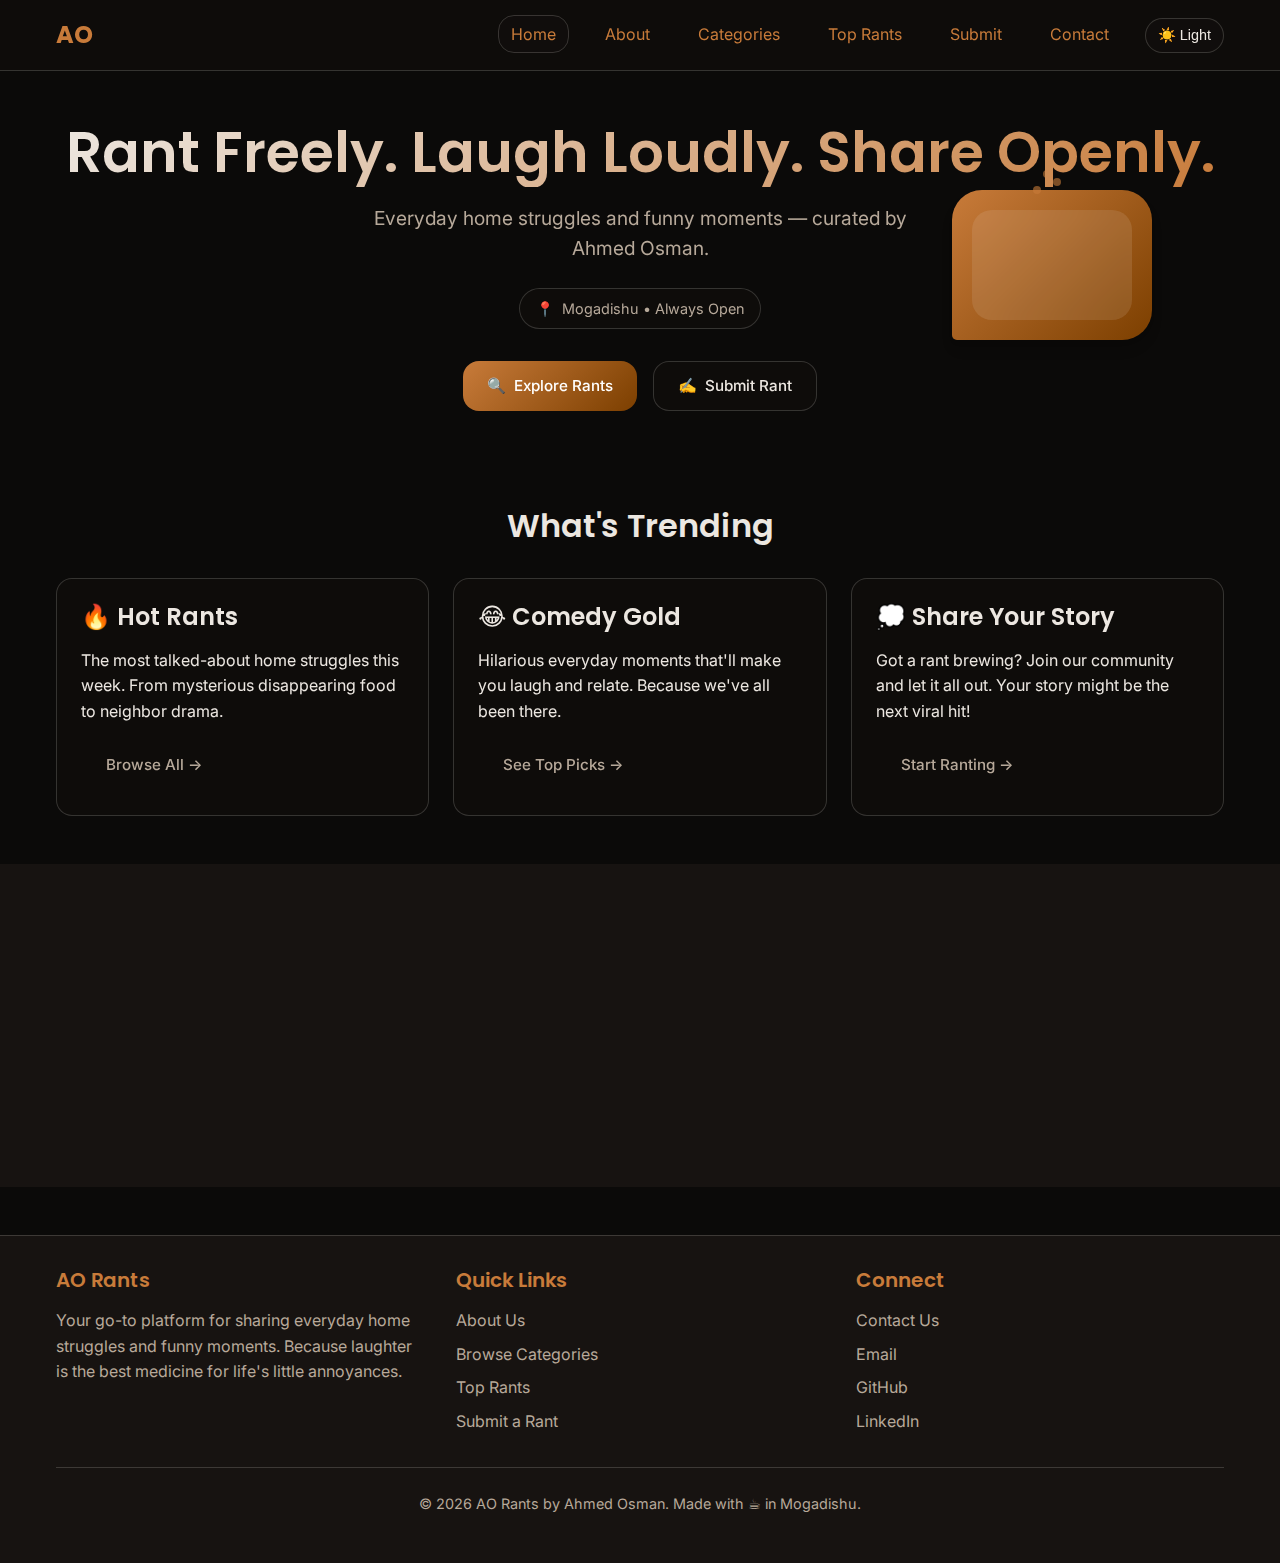
<file: index.html>
<!DOCTYPE html>
<html lang="en">
<head>
    <meta charset="UTF-8">
    <meta name="viewport" content="width=device-width, initial-scale=1.0">
    <title>AO Rants - Home Ranting Platform</title>
    <meta name="description" content="Rant freely, laugh loudly, share openly. Everyday home struggles and funny moments curated by Ahmed Osman.">
    <link rel="stylesheet" href="style.css">
    <link rel="preconnect" href="https://fonts.googleapis.com">
    <link rel="preconnect" href="https://fonts.gstatic.com" crossorigin>
    <link href="https://fonts.googleapis.com/css2?family=Inter:wght@400;500;600&family=Poppins:wght@400;600;700&display=swap" rel="stylesheet">
</head>
<body>
    <!-- Navigation -->
    <nav class="navbar">
        <div class="container">
            <div class="nav-container">
                <a href="index.html" class="logo">AO</a>
                
                <ul class="nav-links">
                    <li><a href="index.html">Home</a></li>
                    <li><a href="about.html">About</a></li>
                    <li><a href="categories.html">Categories</a></li>
                    <li><a href="top-rants.html">Top Rants</a></li>
                    <li><a href="submit.html">Submit</a></li>
                    <li><a href="contact.html">Contact</a></li>
                    <li><button class="theme-toggle" aria-label="Toggle theme">🌙 Dark</button></li>
                </ul>
                
                <button class="mobile-menu-toggle" aria-label="Toggle mobile menu" aria-expanded="false">
                    ☰
                </button>
            </div>
        </div>
    </nav>

    <!-- Hero Section -->
    <section class="hero">
        <div class="container">
            <div class="hero-content">
                <h1>Rant Freely. Laugh Loudly. Share Openly.</h1>
                <p class="hero-subtitle">
                    Everyday home struggles and funny moments — curated by Ahmed Osman.
                </p>
                
                <div class="location-chip">
                    <span>📍</span>
                    <span>Mogadishu • Always Open</span>
                </div>
                
                <div class="hero-ctas">
                    <a href="categories.html" class="btn btn-primary">
                        <span>🔍</span>
                        Explore Rants
                    </a>
                    <a href="submit.html" class="btn btn-secondary">
                        <span>✍️</span>
                        Submit Rant
                    </a>
                </div>
            </div>
        </div>
        
        <!-- 3D Chat Bubble -->
        <div class="chat-bubble-container">
            <div class="chat-bubble">
                <div class="steam">
                    <div class="steam-bubble"></div>
                    <div class="steam-bubble"></div>
                    <div class="steam-bubble"></div>
                </div>
            </div>
        </div>
    </section>

    <!-- Featured Section -->
    <section class="section">
        <div class="container">
            <h2 style="text-align: center; margin-bottom: 2rem;">What's Trending</h2>
            <div class="card-grid">
                <div class="card">
                    <h3>🔥 Hot Rants</h3>
                    <p>The most talked-about home struggles this week. From mysterious disappearing food to neighbor drama.</p>
                    <a href="categories.html" class="btn btn-ghost">Browse All →</a>
                </div>
                
                <div class="card">
                    <h3>😂 Comedy Gold</h3>
                    <p>Hilarious everyday moments that'll make you laugh and relate. Because we've all been there.</p>
                    <a href="top-rants.html" class="btn btn-ghost">See Top Picks →</a>
                </div>
                
                <div class="card">
                    <h3>💭 Share Your Story</h3>
                    <p>Got a rant brewing? Join our community and let it all out. Your story might be the next viral hit!</p>
                    <a href="submit.html" class="btn btn-ghost">Start Ranting →</a>
                </div>
            </div>
        </div>
    </section>

    <!-- Quick Stats -->
    <section class="section" style="background: var(--bg-surface);">
        <div class="container">
            <div class="stats-grid">
                <div class="stat-card">
                    <span class="stat-number">100+</span>
                    <span class="stat-label">Rants Shared</span>
                </div>
                <div class="stat-card">
                    <span class="stat-number">10+</span>
                    <span class="stat-label">Categories</span>
                </div>
                <div class="stat-card">
                    <span class="stat-number">24/7</span>
                    <span class="stat-label">Fun Guaranteed</span>
                </div>
            </div>
        </div>
    </section>

    <!-- Queue Toggle Button (Hidden by default) -->
    <button class="queue-toggle" style="display: none;" aria-label="Open rant queue">
        <span>📋</span>
        <span class="queue-count">0</span>
    </button>

    <!-- Queue Panel -->
    <div class="queue-panel">
        <div class="queue-header">
            <h3>Rant Queue</h3>
            <button class="queue-close" aria-label="Close queue panel">×</button>
        </div>
        <div class="queue-items">
            <p style="color: var(--text-muted);">No rants in queue yet.</p>
        </div>
    </div>

    <!-- Footer -->
    <footer class="footer">
        <div class="container">
            <div class="footer-content">
                <div class="footer-section">
                    <h4>AO Rants</h4>
                    <p style="color: var(--text-muted);">
                        Your go-to platform for sharing everyday home struggles and funny moments. 
                        Because laughter is the best medicine for life's little annoyances.
                    </p>
                </div>
                
                <div class="footer-section">
                    <h4>Quick Links</h4>
                    <ul class="footer-links">
                        <li><a href="about.html">About Us</a></li>
                        <li><a href="categories.html">Browse Categories</a></li>
                        <li><a href="top-rants.html">Top Rants</a></li>
                        <li><a href="submit.html">Submit a Rant</a></li>
                    </ul>
                </div>
                
                <div class="footer-section">
                    <h4>Connect</h4>
                    <ul class="footer-links">
                        <li><a href="contact.html">Contact Us</a></li>
                        <li><a href="mailto:ahmed@aorants.com">Email</a></li>
                        <li><a href="#" aria-label="GitHub">GitHub</a></li>
                        <li><a href="#" aria-label="LinkedIn">LinkedIn</a></li>
                    </ul>
                </div>
            </div>
            
            <div class="footer-bottom">
                <p>&copy; <span class="current-year">2025</span> AO Rants by Ahmed Osman. Made with ☕ in Mogadishu.</p>
            </div>
        </div>
    </footer>

    <script src="script.js"></script>
</body>
</html>
</file>
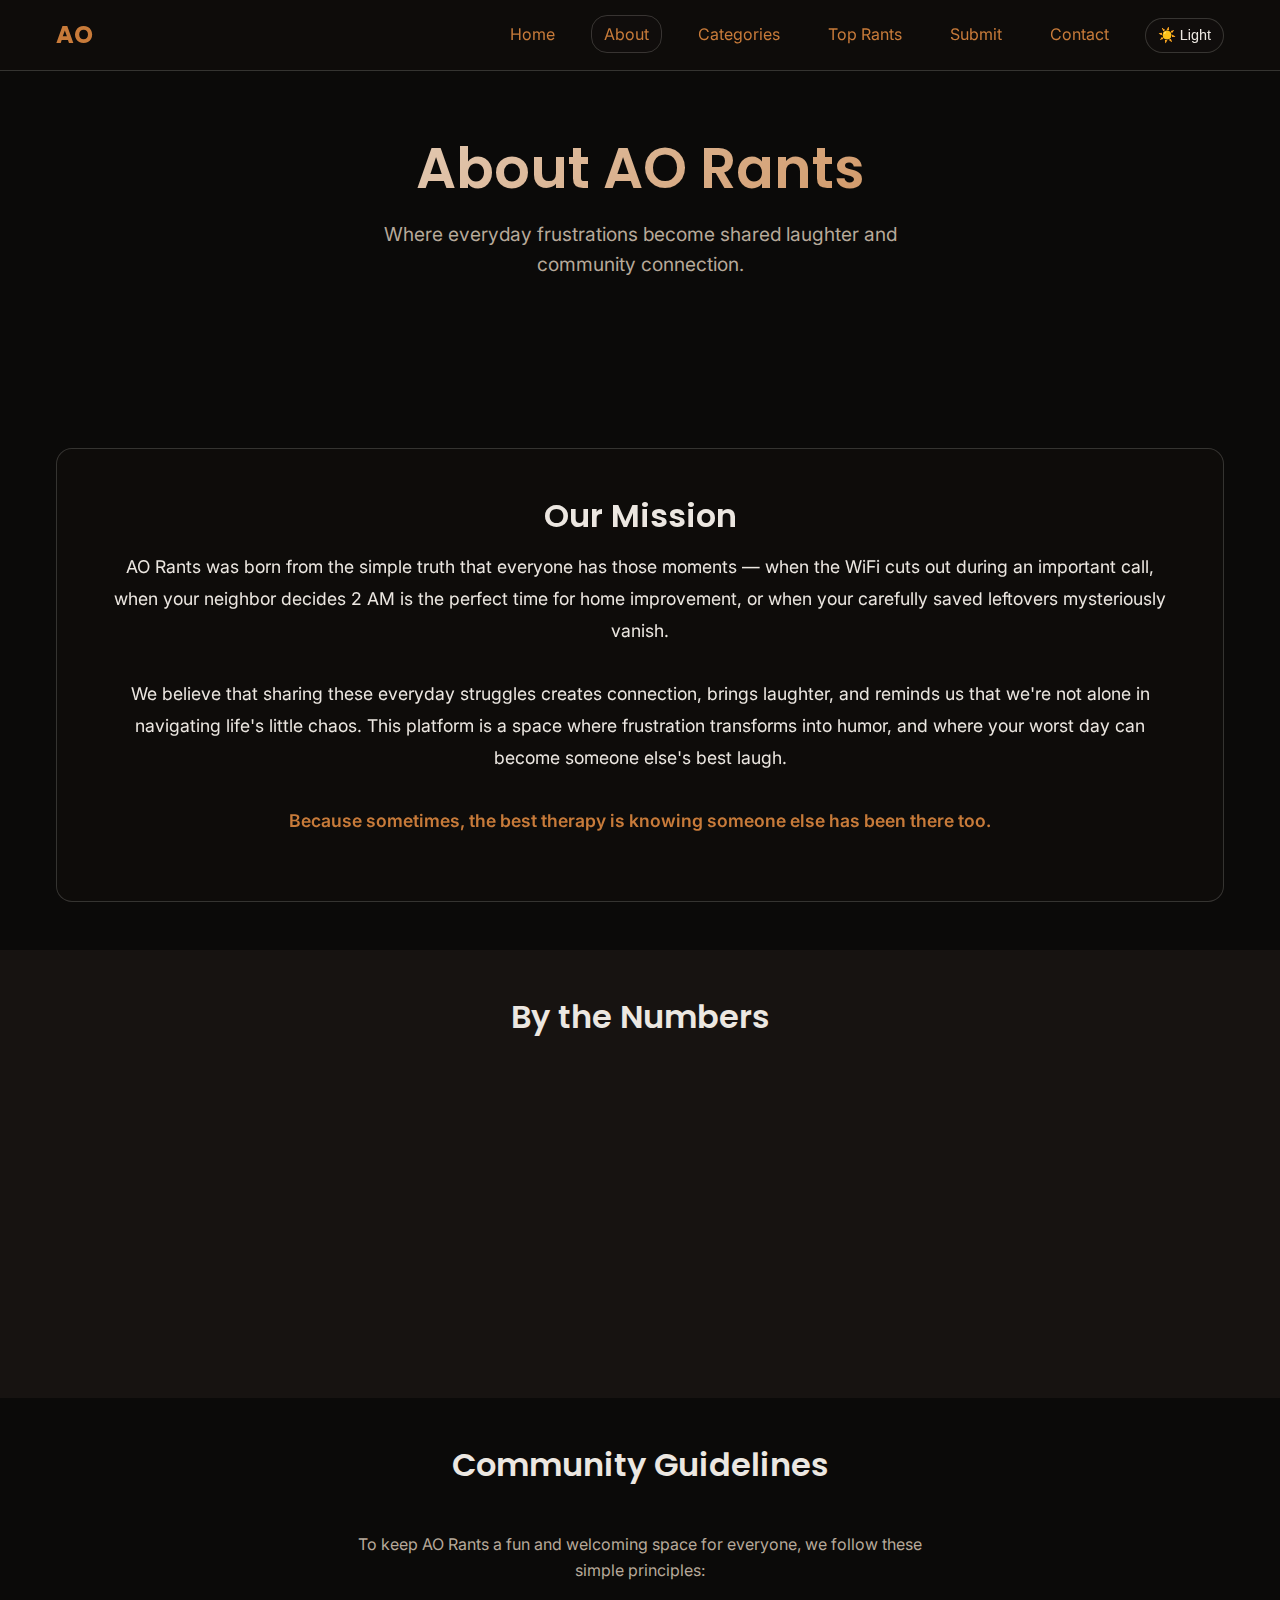
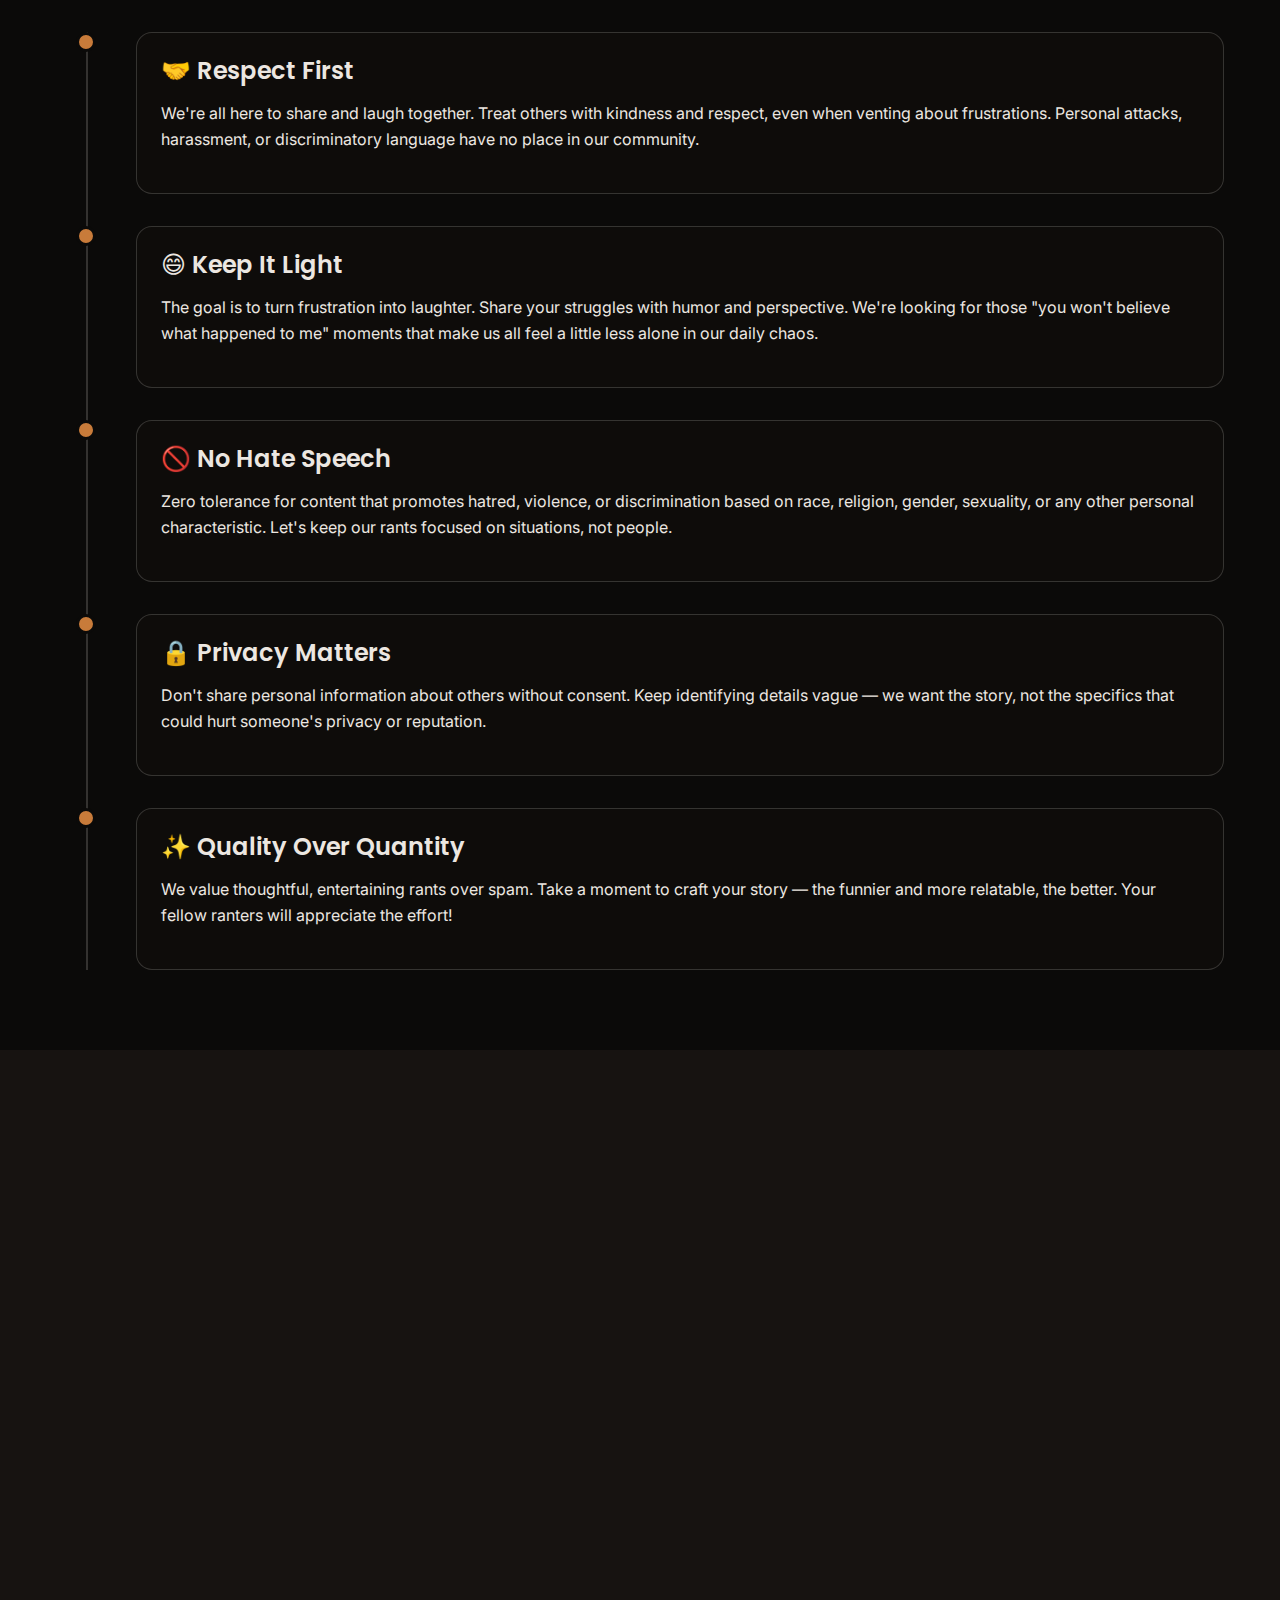
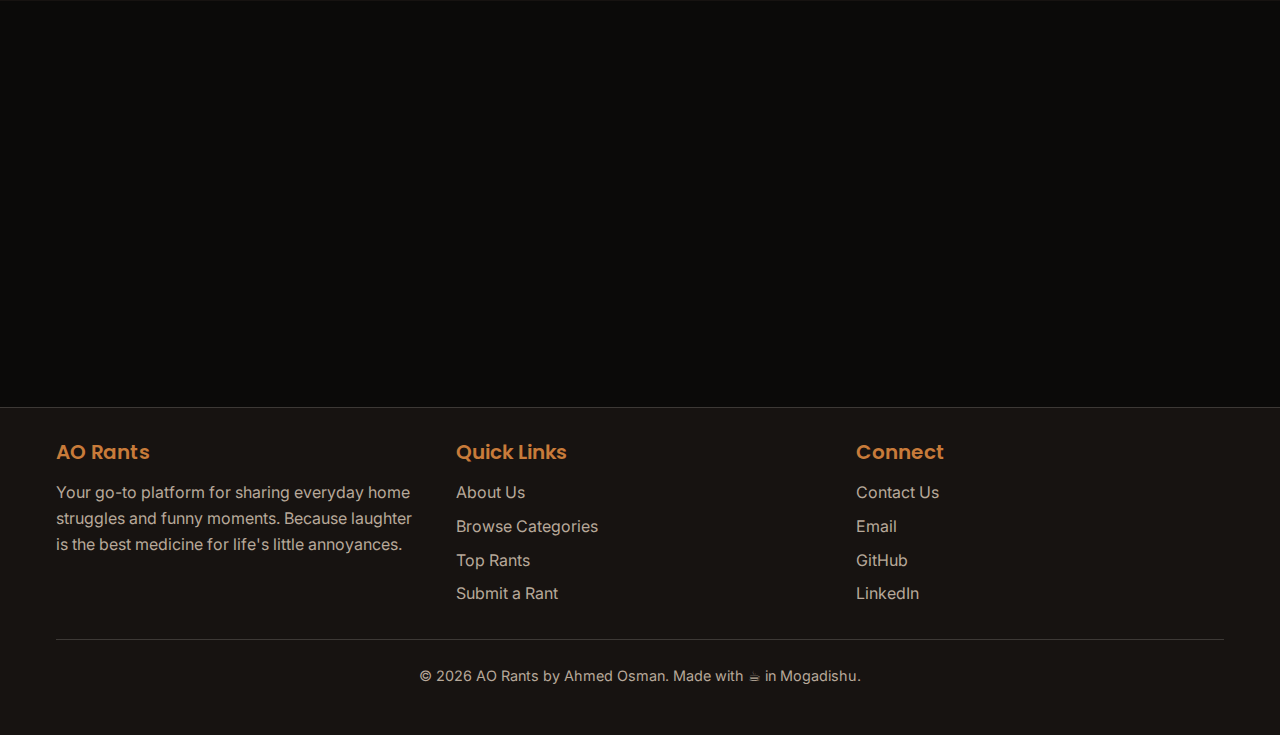
<file: about.html>
<!DOCTYPE html>
<html lang="en">
<head>
    <meta charset="UTF-8">
    <meta name="viewport" content="width=device-width, initial-scale=1.0">
    <title>About - AO Rants</title>
    <meta name="description" content="Learn about AO Rants, our mission to create a space for sharing everyday home struggles and funny moments.">
    <link rel="stylesheet" href="style.css">
    <link rel="preconnect" href="https://fonts.googleapis.com">
    <link rel="preconnect" href="https://fonts.gstatic.com" crossorigin>
    <link href="https://fonts.googleapis.com/css2?family=Inter:wght@400;500;600&family=Poppins:wght@400;600;700&display=swap" rel="stylesheet">
</head>
<body>
    <!-- Navigation -->
    <nav class="navbar">
        <div class="container">
            <div class="nav-container">
                <a href="index.html" class="logo">AO</a>
                
                <ul class="nav-links">
                    <li><a href="index.html">Home</a></li>
                    <li><a href="about.html">About</a></li>
                    <li><a href="categories.html">Categories</a></li>
                    <li><a href="top-rants.html">Top Rants</a></li>
                    <li><a href="submit.html">Submit</a></li>
                    <li><a href="contact.html">Contact</a></li>
                    <li><button class="theme-toggle" aria-label="Toggle theme">🌙 Dark</button></li>
                </ul>
                
                <button class="mobile-menu-toggle" aria-label="Toggle mobile menu" aria-expanded="false">
                    ☰
                </button>
            </div>
        </div>
    </nav>

    <!-- Hero Section -->
    <section class="hero" style="padding: 4rem 0;">
        <div class="container">
            <div class="hero-content">
                <h1>About AO Rants</h1>
                <p class="hero-subtitle">
                    Where everyday frustrations become shared laughter and community connection.
                </p>
            </div>
        </div>
    </section>

    <!-- Mission Section -->
    <section class="section">
        <div class="container">
            <div class="card-grid" style="grid-template-columns: 1fr;">
                <div class="card" style="text-align: center; padding: 3rem;">
                    <h2>Our Mission</h2>
                    <p style="font-size: 1.1rem; line-height: 1.8; margin-bottom: 2rem;">
                        AO Rants was born from the simple truth that everyone has those moments — when the WiFi cuts out during an important call, 
                        when your neighbor decides 2 AM is the perfect time for home improvement, or when your carefully saved leftovers mysteriously vanish.
                    </p>
                    <p style="font-size: 1.1rem; line-height: 1.8; margin-bottom: 2rem;">
                        We believe that sharing these everyday struggles creates connection, brings laughter, and reminds us that we're not alone 
                        in navigating life's little chaos. This platform is a space where frustration transforms into humor, and where your 
                        worst day can become someone else's best laugh.
                    </p>
                    <p style="font-size: 1.1rem; line-height: 1.8; color: var(--color-primary); font-weight: 600;">
                        Because sometimes, the best therapy is knowing someone else has been there too.
                    </p>
                </div>
            </div>
        </div>
    </section>

    <!-- Stats Section -->
    <section class="section" style="background: var(--bg-surface);">
        <div class="container">
            <h2 style="text-align: center; margin-bottom: 3rem;">By the Numbers</h2>
            <div class="stats-grid">
                <div class="stat-card">
                    <span class="stat-number">100+</span>
                    <span class="stat-label">Rants Shared</span>
                    <p style="color: var(--text-muted); font-size: 0.9rem; margin-top: 0.5rem;">
                        Stories from real people dealing with real (and hilarious) problems
                    </p>
                </div>
                <div class="stat-card">
                    <span class="stat-number">10+</span>
                    <span class="stat-label">Categories</span>
                    <p style="color: var(--text-muted); font-size: 0.9rem; margin-top: 0.5rem;">
                        From neighbors to tech fails, we've got all your frustrations covered
                    </p>
                </div>
                <div class="stat-card">
                    <span class="stat-number">24/7</span>
                    <span class="stat-label">Fun Guaranteed</span>
                    <p style="color: var(--text-muted); font-size: 0.9rem; margin-top: 0.5rem;">
                        Because life's absurdities don't follow a schedule
                    </p>
                </div>
            </div>
        </div>
    </section>

    <!-- Guidelines Timeline -->
    <section class="section">
        <div class="container">
            <h2 style="text-align: center; margin-bottom: 3rem;">Community Guidelines</h2>
            <p style="text-align: center; color: var(--text-muted); margin-bottom: 3rem; max-width: 600px; margin-left: auto; margin-right: auto;">
                To keep AO Rants a fun and welcoming space for everyone, we follow these simple principles:
            </p>
            
            <div class="timeline">
                <div class="timeline-item">
                    <div class="timeline-marker"></div>
                    <div class="timeline-content">
                        <h3>🤝 Respect First</h3>
                        <p>
                            We're all here to share and laugh together. Treat others with kindness and respect, 
                            even when venting about frustrations. Personal attacks, harassment, or discriminatory 
                            language have no place in our community.
                        </p>
                    </div>
                </div>
                
                <div class="timeline-item">
                    <div class="timeline-marker"></div>
                    <div class="timeline-content">
                        <h3>😄 Keep It Light</h3>
                        <p>
                            The goal is to turn frustration into laughter. Share your struggles with humor and 
                            perspective. We're looking for those "you won't believe what happened to me" moments 
                            that make us all feel a little less alone in our daily chaos.
                        </p>
                    </div>
                </div>
                
                <div class="timeline-item">
                    <div class="timeline-marker"></div>
                    <div class="timeline-content">
                        <h3>🚫 No Hate Speech</h3>
                        <p>
                            Zero tolerance for content that promotes hatred, violence, or discrimination based on 
                            race, religion, gender, sexuality, or any other personal characteristic. Let's keep 
                            our rants focused on situations, not people.
                        </p>
                    </div>
                </div>
                
                <div class="timeline-item">
                    <div class="timeline-marker"></div>
                    <div class="timeline-content">
                        <h3>🔒 Privacy Matters</h3>
                        <p>
                            Don't share personal information about others without consent. Keep identifying details 
                            vague — we want the story, not the specifics that could hurt someone's privacy or reputation.
                        </p>
                    </div>
                </div>
                
                <div class="timeline-item">
                    <div class="timeline-marker"></div>
                    <div class="timeline-content">
                        <h3>✨ Quality Over Quantity</h3>
                        <p>
                            We value thoughtful, entertaining rants over spam. Take a moment to craft your story — 
                            the funnier and more relatable, the better. Your fellow ranters will appreciate the effort!
                        </p>
                    </div>
                </div>
            </div>
        </div>
    </section>

    <!-- About Ahmed Section -->
    <section class="section" style="background: var(--bg-surface);">
        <div class="container">
            <div class="card-grid" style="grid-template-columns: 1fr;">
                <div class="card" style="text-align: center; padding: 3rem;">
                    <h2>Meet Ahmed Osman</h2>
                    <p style="font-size: 1.1rem; line-height: 1.8; margin-bottom: 2rem;">
                        The mastermind behind AO Rants, Ahmed is a fellow sufferer of life's daily absurdities. 
                        Based in Mogadishu, he created this platform after one too many encounters with mysterious 
                        WiFi outages, disappearing food, and neighbors who apparently never sleep.
                    </p>
                    <p style="font-size: 1.1rem; line-height: 1.8; margin-bottom: 2rem;">
                        When he's not curating the funniest home struggles or debugging why the AC remote has 
                        vanished into another dimension, Ahmed enjoys coffee, coding, and pretending his 
                        grocery shopping skills will improve someday.
                    </p>
                    <div style="margin-top: 2rem;">
                        <a href="contact.html" class="btn btn-primary">Get in Touch</a>
                    </div>
                </div>
            </div>
        </div>
    </section>

    <!-- Call to Action -->
    <section class="section">
        <div class="container">
            <div class="card" style="text-align: center; padding: 3rem; background: linear-gradient(135deg, var(--color-primary), var(--color-accent)); color: white;">
                <h2 style="color: white; margin-bottom: 1rem;">Ready to Share Your Story?</h2>
                <p style="font-size: 1.1rem; margin-bottom: 2rem; opacity: 0.9;">
                    Join our community of fellow home-struggle survivors. Your rant might be exactly what someone else needs to hear today.
                </p>
                <div style="display: flex; gap: 1rem; justify-content: center; flex-wrap: wrap;">
                    <a href="categories.html" class="btn btn-secondary">Browse Rants</a>
                    <a href="submit.html" class="btn" style="background: rgba(255,255,255,0.2); color: white; border: 1px solid rgba(255,255,255,0.3);">Submit Your Rant</a>
                </div>
            </div>
        </div>
    </section>

    <!-- Queue Toggle Button (Hidden by default) -->
    <button class="queue-toggle" style="display: none;" aria-label="Open rant queue">
        <span>📋</span>
        <span class="queue-count">0</span>
    </button>

    <!-- Queue Panel -->
    <div class="queue-panel">
        <div class="queue-header">
            <h3>Rant Queue</h3>
            <button class="queue-close" aria-label="Close queue panel">×</button>
        </div>
        <div class="queue-items">
            <p style="color: var(--text-muted);">No rants in queue yet.</p>
        </div>
    </div>

    <!-- Footer -->
    <footer class="footer">
        <div class="container">
            <div class="footer-content">
                <div class="footer-section">
                    <h4>AO Rants</h4>
                    <p style="color: var(--text-muted);">
                        Your go-to platform for sharing everyday home struggles and funny moments. 
                        Because laughter is the best medicine for life's little annoyances.
                    </p>
                </div>
                
                <div class="footer-section">
                    <h4>Quick Links</h4>
                    <ul class="footer-links">
                        <li><a href="about.html">About Us</a></li>
                        <li><a href="categories.html">Browse Categories</a></li>
                        <li><a href="top-rants.html">Top Rants</a></li>
                        <li><a href="submit.html">Submit a Rant</a></li>
                    </ul>
                </div>
                
                <div class="footer-section">
                    <h4>Connect</h4>
                    <ul class="footer-links">
                        <li><a href="contact.html">Contact Us</a></li>
                        <li><a href="mailto:ahmed@aorants.com">Email</a></li>
                        <li><a href="#" aria-label="GitHub">GitHub</a></li>
                        <li><a href="#" aria-label="LinkedIn">LinkedIn</a></li>
                    </ul>
                </div>
            </div>
            
            <div class="footer-bottom">
                <p>&copy; <span class="current-year">2024</span> AO Rants by Ahmed Osman. Made with ☕ in Mogadishu.</p>
            </div>
        </div>
    </footer>

    <script src="script.js"></script>
</body>
</html>
</file>
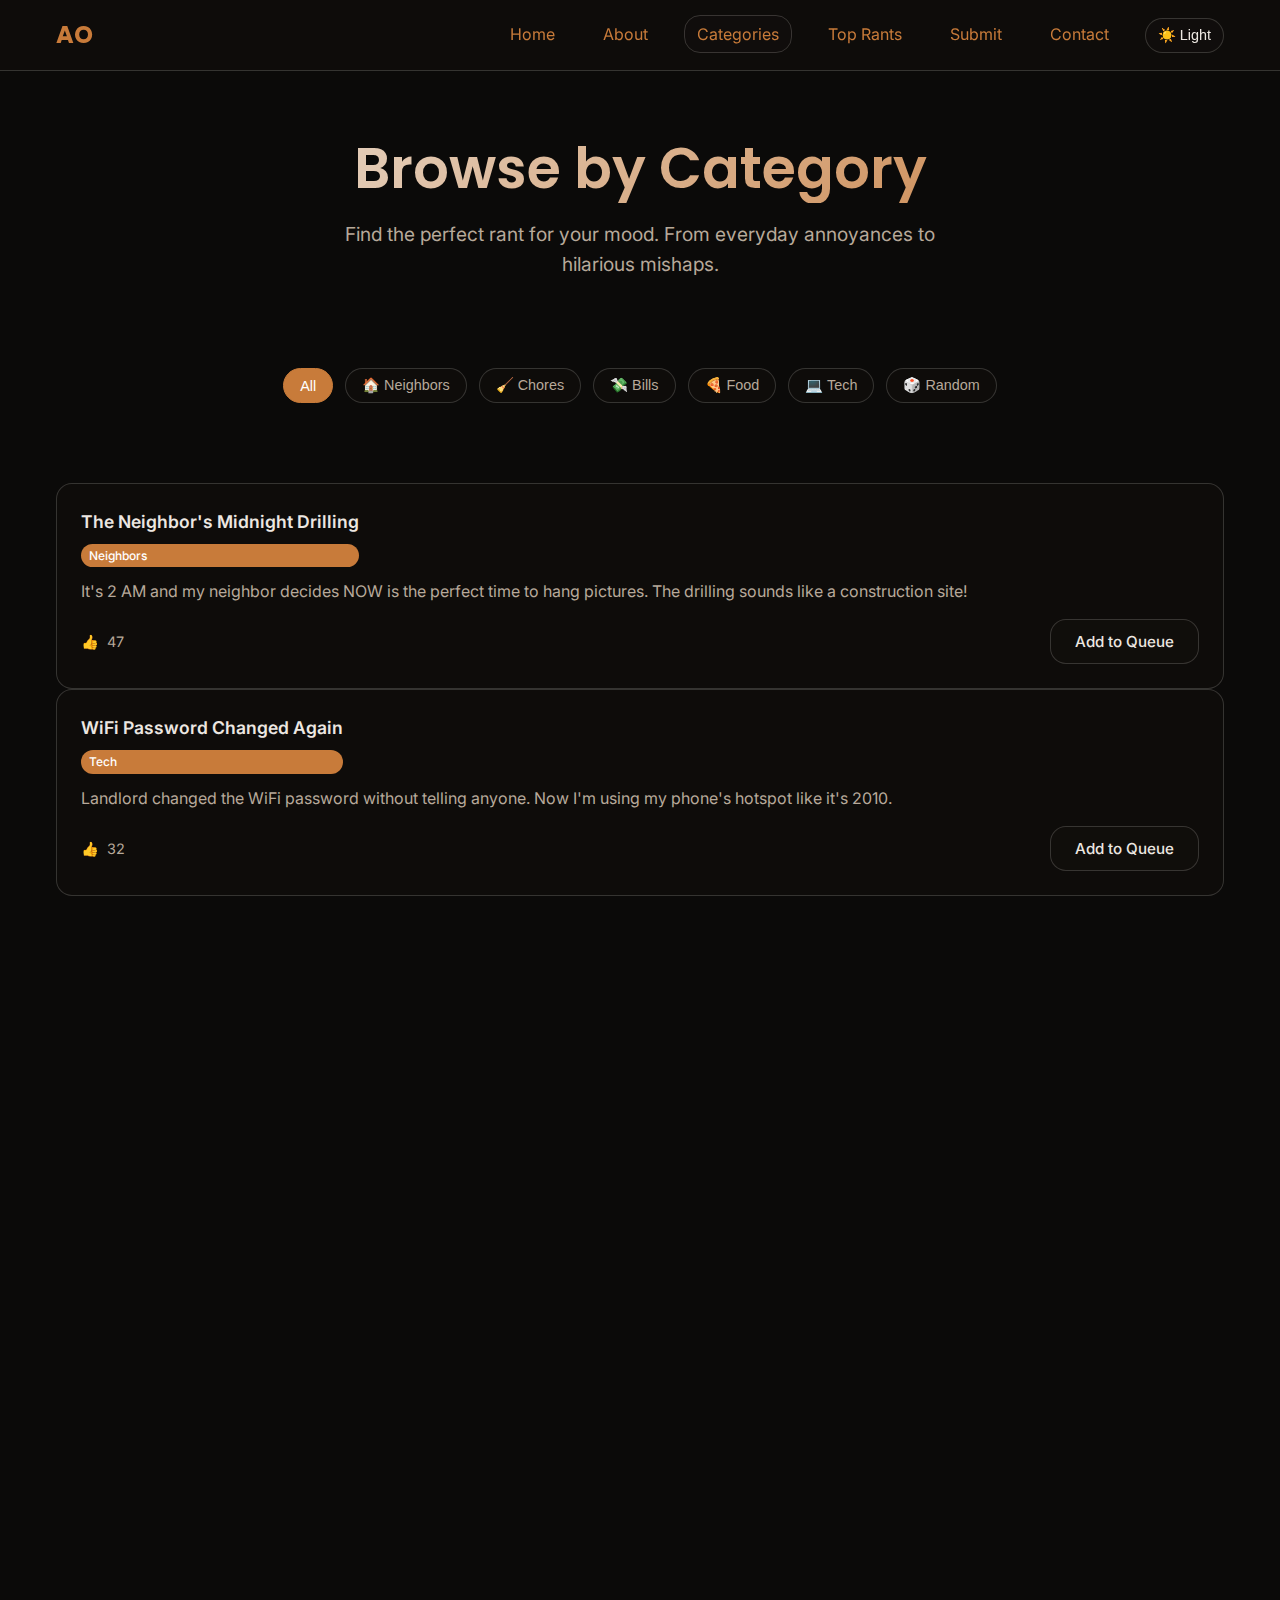
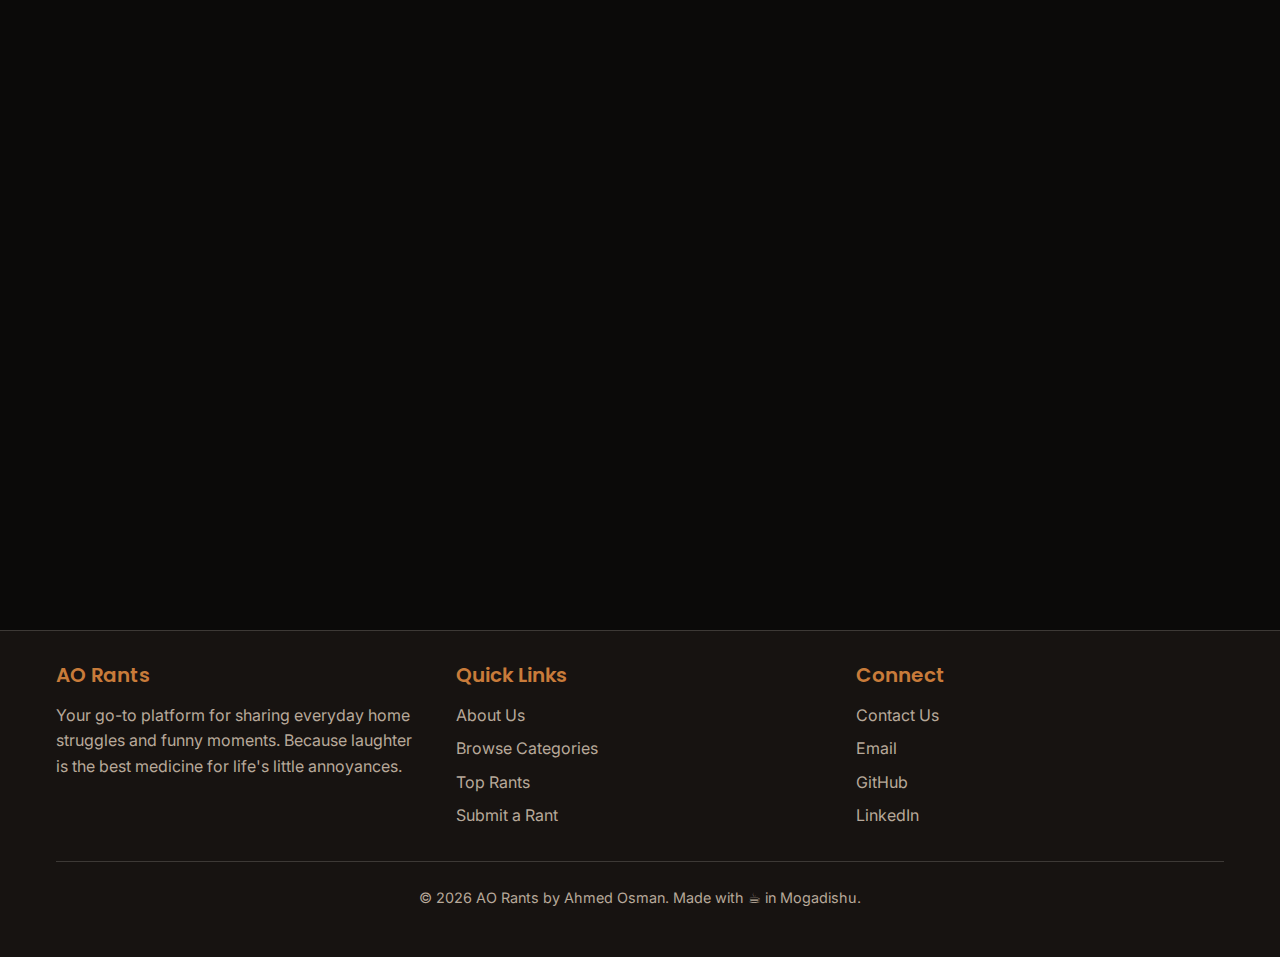
<file: categories.html>
<!DOCTYPE html>
<html lang="en">
<head>
    <meta charset="UTF-8">
    <meta name="viewport" content="width=device-width, initial-scale=1.0">
    <title>Categories - AO Rants</title>
    <meta name="description" content="Browse rants by category - from neighbor drama to tech fails, find the perfect rant for your mood.">
    <link rel="stylesheet" href="style.css">
    <link rel="preconnect" href="https://fonts.googleapis.com">
    <link rel="preconnect" href="https://fonts.gstatic.com" crossorigin>
    <link href="https://fonts.googleapis.com/css2?family=Inter:wght@400;500;600&family=Poppins:wght@400;600;700&display=swap" rel="stylesheet">
</head>
<body>
    <!-- Navigation -->
    <nav class="navbar">
        <div class="container">
            <div class="nav-container">
                <a href="index.html" class="logo">AO</a>
                
                <ul class="nav-links">
                    <li><a href="index.html">Home</a></li>
                    <li><a href="about.html">About</a></li>
                    <li><a href="categories.html">Categories</a></li>
                    <li><a href="top-rants.html">Top Rants</a></li>
                    <li><a href="submit.html">Submit</a></li>
                    <li><a href="contact.html">Contact</a></li>
                    <li><button class="theme-toggle" aria-label="Toggle theme">🌙 Dark</button></li>
                </ul>
                
                <button class="mobile-menu-toggle" aria-label="Toggle mobile menu" aria-expanded="false">
                    ☰
                </button>
            </div>
        </div>
    </nav>

    <!-- Hero Section -->
    <section class="hero" style="padding: 4rem 0;">
        <div class="container">
            <div class="hero-content">
                <h1>Browse by Category</h1>
                <p class="hero-subtitle">
                    Find the perfect rant for your mood. From everyday annoyances to hilarious mishaps.
                </p>
            </div>
        </div>
    </section>

    <!-- Filter Pills -->
    <section class="section" style="padding-top: 0;">
        <div class="container">
            <div class="filter-pills">
                <button class="pill active" data-category="All">All</button>
                <button class="pill" data-category="Neighbors">🏠 Neighbors</button>
                <button class="pill" data-category="Chores">🧹 Chores</button>
                <button class="pill" data-category="Bills">💸 Bills</button>
                <button class="pill" data-category="Food">🍕 Food</button>
                <button class="pill" data-category="Tech">💻 Tech</button>
                <button class="pill" data-category="Random">🎲 Random</button>
            </div>
        </div>
    </section>

    <!-- Rants Grid -->
    <section class="section" style="padding-top: 0;">
        <div class="container">
            <div class="rant-grid">
                <!-- Rants will be populated by JavaScript -->
            </div>
        </div>
    </section>

    <!-- Empty State (Hidden by default) -->
    <section class="section" style="display: none;" id="empty-state">
        <div class="container">
            <div class="card" style="text-align: center; padding: 3rem;">
                <h3>No Rants Found</h3>
                <p style="color: var(--text-muted); margin-bottom: 2rem;">
                    Looks like this category is still waiting for its first rant. Why not be the pioneer?
                </p>
                <a href="submit.html" class="btn btn-primary">Submit the First Rant</a>
            </div>
        </div>
    </section>

    <!-- Queue Toggle Button (Hidden by default) -->
    <button class="queue-toggle" style="display: none;" aria-label="Open rant queue">
        <span>📋</span>
        <span class="queue-count">0</span>
    </button>

    <!-- Queue Panel -->
    <div class="queue-panel">
        <div class="queue-header">
            <h3>Rant Queue</h3>
            <button class="queue-close" aria-label="Close queue panel">×</button>
        </div>
        <div class="queue-items">
            <p style="color: var(--text-muted);">No rants in queue yet.</p>
        </div>
        <div style="margin-top: 2rem; padding-top: 1rem; border-top: 1px solid var(--glass-border);">
            <p style="color: var(--text-muted); font-size: 0.9rem; margin-bottom: 1rem;">
                Ready to submit your queued rants?
            </p>
            <a href="submit.html" class="btn btn-primary" style="width: 100%; justify-content: center;">
                Go to Submit Page
            </a>
        </div>
    </div>

    <!-- Footer -->
    <footer class="footer">
        <div class="container">
            <div class="footer-content">
                <div class="footer-section">
                    <h4>AO Rants</h4>
                    <p style="color: var(--text-muted);">
                        Your go-to platform for sharing everyday home struggles and funny moments. 
                        Because laughter is the best medicine for life's little annoyances.
                    </p>
                </div>
                
                <div class="footer-section">
                    <h4>Quick Links</h4>
                    <ul class="footer-links">
                        <li><a href="about.html">About Us</a></li>
                        <li><a href="categories.html">Browse Categories</a></li>
                        <li><a href="top-rants.html">Top Rants</a></li>
                        <li><a href="submit.html">Submit a Rant</a></li>
                    </ul>
                </div>
                
                <div class="footer-section">
                    <h4>Connect</h4>
                    <ul class="footer-links">
                        <li><a href="contact.html">Contact Us</a></li>
                        <li><a href="mailto:ahmed@aorants.com">Email</a></li>
                        <li><a href="#" aria-label="GitHub">GitHub</a></li>
                        <li><a href="#" aria-label="LinkedIn">LinkedIn</a></li>
                    </ul>
                </div>
            </div>
            
            <div class="footer-bottom">
                <p>&copy; <span class="current-year">2024</span> AO Rants by Ahmed Osman. Made with ☕ in Mogadishu.</p>
            </div>
        </div>
    </footer>

    <script src="script.js"></script>
</body>
</html>
</file>
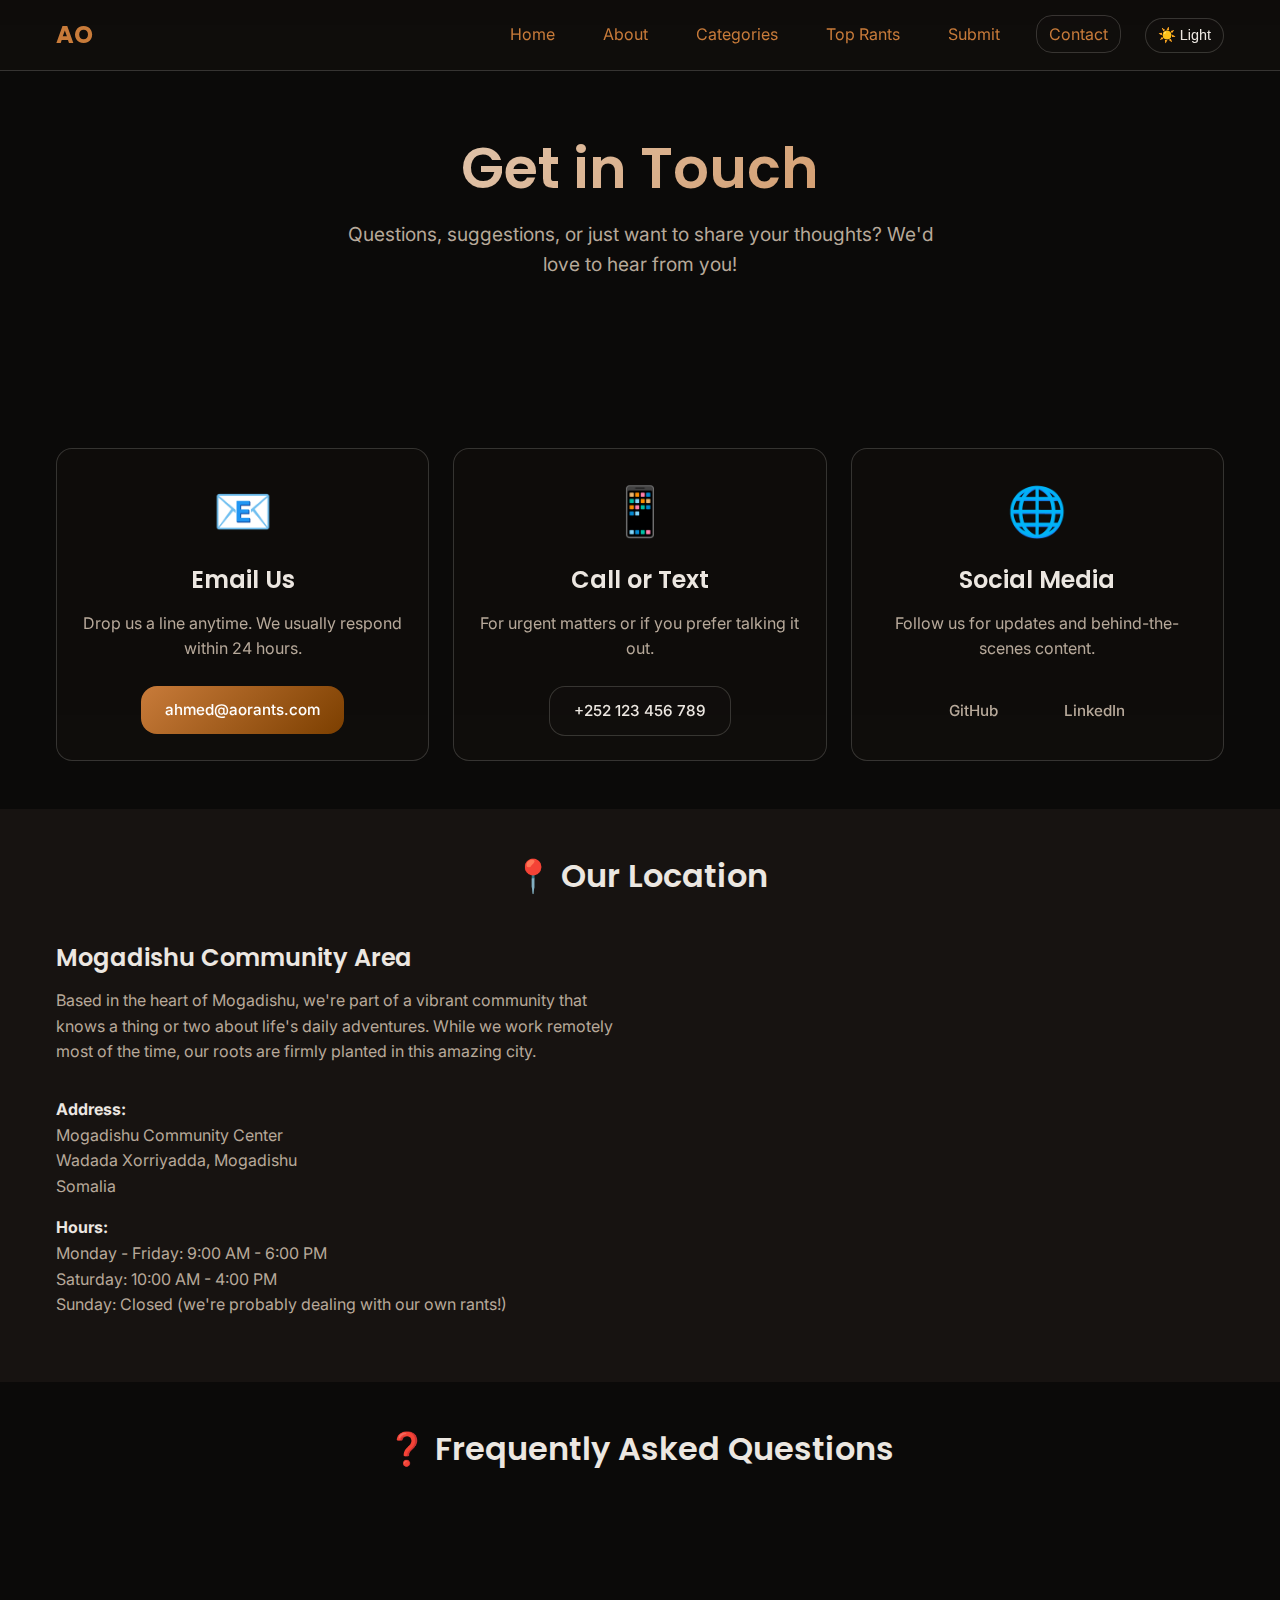
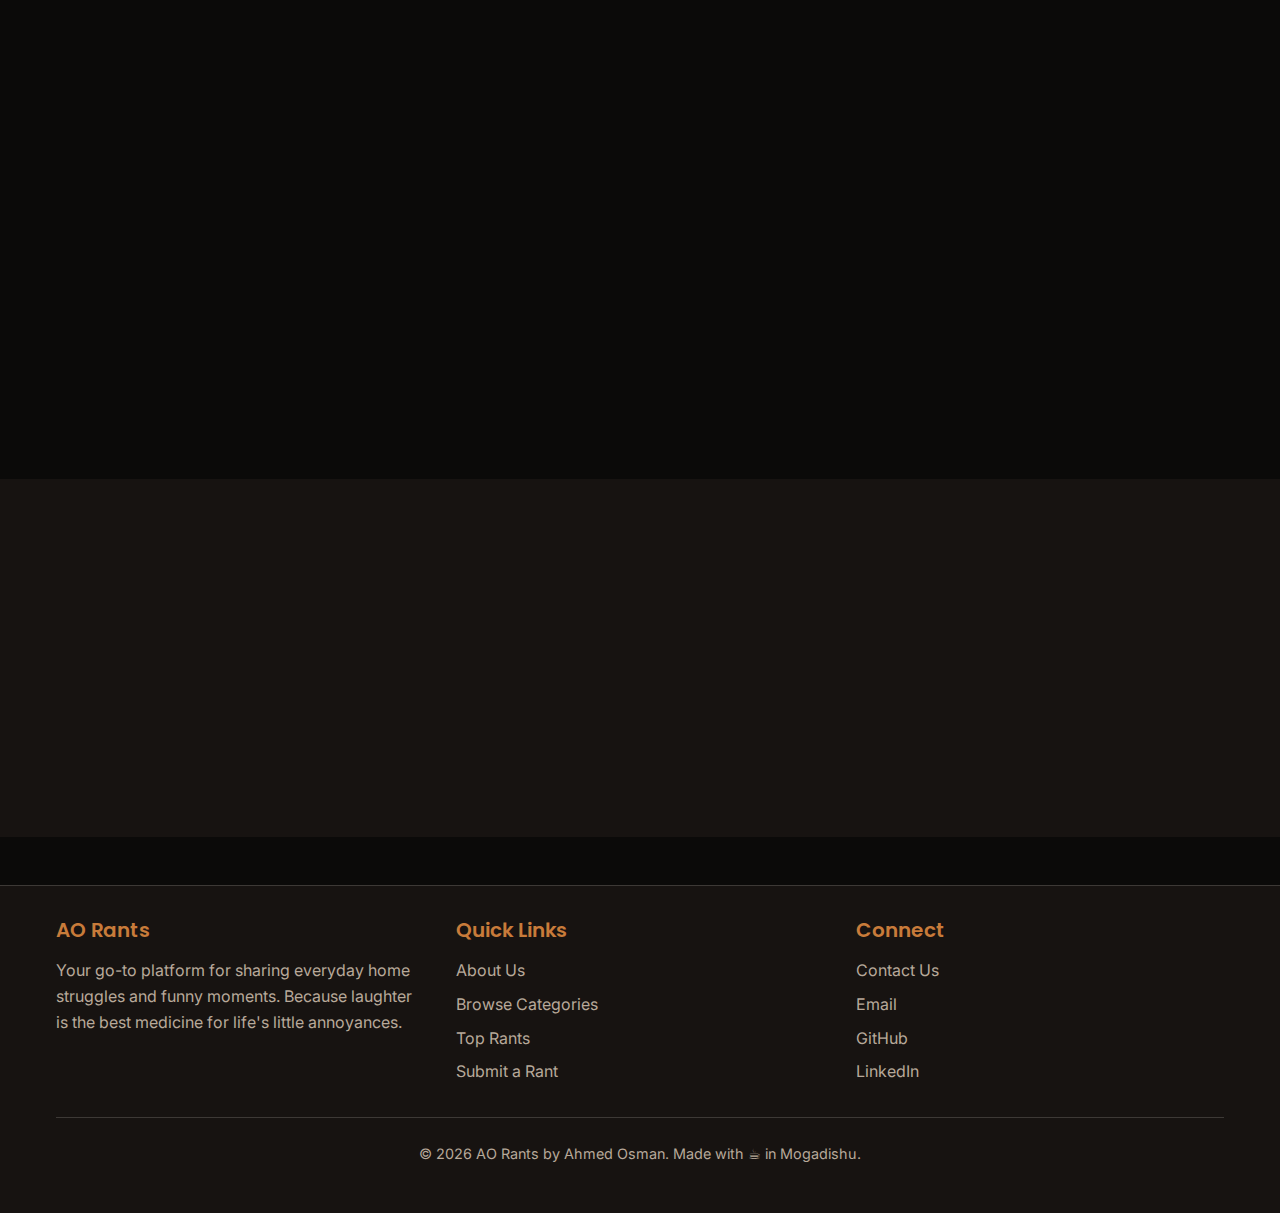
<file: contact.html>
<!DOCTYPE html>
<html lang="en">
<head>
    <meta charset="UTF-8">
    <meta name="viewport" content="width=device-width, initial-scale=1.0">
    <title>Contact - AO Rants</title>
    <meta name="description" content="Get in touch with Ahmed Osman and the AO Rants team. We'd love to hear from you!">
    <link rel="stylesheet" href="style.css">
    <link rel="preconnect" href="https://fonts.googleapis.com">
    <link rel="preconnect" href="https://fonts.gstatic.com" crossorigin>
    <link href="https://fonts.googleapis.com/css2?family=Inter:wght@400;500;600&family=Poppins:wght@400;600;700&display=swap" rel="stylesheet">
</head>
<body>
    <!-- Navigation -->
    <nav class="navbar">
        <div class="container">
            <div class="nav-container">
                <a href="index.html" class="logo">AO</a>
                
                <ul class="nav-links">
                    <li><a href="index.html">Home</a></li>
                    <li><a href="about.html">About</a></li>
                    <li><a href="categories.html">Categories</a></li>
                    <li><a href="top-rants.html">Top Rants</a></li>
                    <li><a href="submit.html">Submit</a></li>
                    <li><a href="contact.html">Contact</a></li>
                    <li><button class="theme-toggle" aria-label="Toggle theme">🌙 Dark</button></li>
                </ul>
                
                <button class="mobile-menu-toggle" aria-label="Toggle mobile menu" aria-expanded="false">
                    ☰
                </button>
            </div>
        </div>
    </nav>

    <!-- Hero Section -->
    <section class="hero" style="padding: 4rem 0;">
        <div class="container">
            <div class="hero-content">
                <h1>Get in Touch</h1>
                <p class="hero-subtitle">
                    Questions, suggestions, or just want to share your thoughts? We'd love to hear from you!
                </p>
            </div>
        </div>
    </section>

    <!-- Contact Information -->
    <section class="section">
        <div class="container">
            <div class="card-grid">
                <div class="card" style="text-align: center;">
                    <div style="font-size: 3rem; margin-bottom: 1rem;">📧</div>
                    <h3>Email Us</h3>
                    <p style="color: var(--text-muted); margin-bottom: 1.5rem;">
                        Drop us a line anytime. We usually respond within 24 hours.
                    </p>
                    <a href="mailto:ahmed@aorants.com" class="btn btn-primary">
                        ahmed@aorants.com
                    </a>
                </div>
                
                <div class="card" style="text-align: center;">
                    <div style="font-size: 3rem; margin-bottom: 1rem;">📱</div>
                    <h3>Call or Text</h3>
                    <p style="color: var(--text-muted); margin-bottom: 1.5rem;">
                        For urgent matters or if you prefer talking it out.
                    </p>
                    <a href="tel:+252123456789" class="btn btn-secondary">
                        +252 123 456 789
                    </a>
                </div>
                
                <div class="card" style="text-align: center;">
                    <div style="font-size: 3rem; margin-bottom: 1rem;">🌐</div>
                    <h3>Social Media</h3>
                    <p style="color: var(--text-muted); margin-bottom: 1.5rem;">
                        Follow us for updates and behind-the-scenes content.
                    </p>
                    <div style="display: flex; gap: 1rem; justify-content: center; flex-wrap: wrap;">
                        <a href="#" class="btn btn-ghost" aria-label="GitHub">GitHub</a>
                        <a href="#" class="btn btn-ghost" aria-label="LinkedIn">LinkedIn</a>
                    </div>
                </div>
            </div>
        </div>
    </section>

    <!-- Location & Map -->
    <section class="section" style="background: var(--bg-surface);">
        <div class="container">
            <h2 style="text-align: center; margin-bottom: 3rem;">📍 Our Location</h2>
            <div class="card-grid" style="grid-template-columns: 1fr 1fr; align-items: center;">
                <div>
                    <h3>Mogadishu Community Area</h3>
                    <p style="color: var(--text-muted); line-height: 1.6; margin-bottom: 2rem;">
                        Based in the heart of Mogadishu, we're part of a vibrant community that knows a thing or two 
                        about life's daily adventures. While we work remotely most of the time, our roots are firmly 
                        planted in this amazing city.
                    </p>
                    
                    <div style="margin-bottom: 1rem;">
                        <strong>Address:</strong><br>
                        <span style="color: var(--text-muted);">
                            Mogadishu Community Center<br>
                            Wadada Xorriyadda, Mogadishu<br>
                            Somalia
                        </span>
                    </div>
                    
                    <div style="margin-bottom: 1rem;">
                        <strong>Hours:</strong><br>
                        <span style="color: var(--text-muted);">
                            Monday - Friday: 9:00 AM - 6:00 PM<br>
                            Saturday: 10:00 AM - 4:00 PM<br>
                            Sunday: Closed (we're probably dealing with our own rants!)
                        </span>
                    </div>
                </div>
                
                <div class="card" style="padding: 2rem; text-align: center; min-height: 300px; display: flex; flex-direction: column; justify-content: center; background: linear-gradient(135deg, var(--color-primary), var(--color-accent)); color: white; position: relative; overflow: hidden;">
                    <!-- Offline Map Placeholder -->
                    <div style="position: absolute; top: 0; left: 0; right: 0; bottom: 0; opacity: 0.1;">
                        <svg viewBox="0 0 400 300" style="width: 100%; height: 100%;">
                            <!-- Simple map-like illustration -->
                            <rect x="0" y="0" width="400" height="300" fill="currentColor"/>
                            <circle cx="100" cy="80" r="20" fill="rgba(255,255,255,0.3)"/>
                            <circle cx="300" cy="120" r="15" fill="rgba(255,255,255,0.3)"/>
                            <circle cx="200" cy="200" r="25" fill="rgba(255,255,255,0.5)"/>
                            <path d="M50,150 Q200,100 350,180" stroke="rgba(255,255,255,0.3)" stroke-width="3" fill="none"/>
                            <path d="M80,250 Q150,200 250,220" stroke="rgba(255,255,255,0.3)" stroke-width="2" fill="none"/>
                        </svg>
                    </div>
                    
                    <div style="position: relative; z-index: 2;">
                        <div style="font-size: 4rem; margin-bottom: 1rem;">🗺️</div>
                        <h3 style="color: white; margin-bottom: 1rem;">Mogadishu Community Area</h3>
                        <p style="opacity: 0.9; margin-bottom: 1.5rem;">
                            Interactive map coming soon! For now, we're located in the bustling heart of Mogadishu.
                        </p>
                        <div style="background: rgba(255,255,255,0.2); padding: 0.5rem 1rem; border-radius: var(--radius-pill); display: inline-block;">
                            📍 Always Open for Rants
                        </div>
                    </div>
                </div>
            </div>
        </div>
    </section>

    <!-- FAQ Section -->
    <section class="section">
        <div class="container">
            <h2 style="text-align: center; margin-bottom: 3rem;">❓ Frequently Asked Questions</h2>
            <div class="card-grid">
                <div class="card">
                    <h4>How do I submit a rant?</h4>
                    <p style="color: var(--text-muted);">
                        Head over to our <a href="submit.html">Submit page</a> and fill out the form. 
                        Make sure to follow our community guidelines for the best chance of getting featured!
                    </p>
                </div>
                
                <div class="card">
                    <h4>Can I edit my rant after submission?</h4>
                    <p style="color: var(--text-muted);">
                        Currently, rants can't be edited once submitted. Make sure you're happy with your 
                        story before hitting that submit button! If there's an urgent issue, contact us directly.
                    </p>
                </div>
                
                <div class="card">
                    <h4>How do you choose featured rants?</h4>
                    <p style="color: var(--text-muted);">
                        We look for rants that are funny, relatable, and follow our community guidelines. 
                        The most engaging stories that make people laugh and feel connected tend to get featured.
                    </p>
                </div>
                
                <div class="card">
                    <h4>Is my personal information safe?</h4>
                    <p style="color: var(--text-muted);">
                        Absolutely! We only display the name you choose to use with your rant. Your email 
                        and other personal details are never shared or sold to third parties.
                    </p>
                </div>
                
                <div class="card">
                    <h4>Can I report inappropriate content?</h4>
                    <p style="color: var(--text-muted);">
                        Yes, please! If you see content that violates our guidelines, send us an email 
                        with details. We take community standards seriously.
                    </p>
                </div>
                
                <div class="card">
                    <h4>Do you accept guest writers?</h4>
                    <p style="color: var(--text-muted);">
                        We're always open to collaboration! If you have ideas for regular content or 
                        want to contribute in other ways, reach out to us via email.
                    </p>
                </div>
            </div>
        </div>
    </section>

    <!-- Call to Action -->
    <section class="section" style="background: var(--bg-surface);">
        <div class="container">
            <div class="card" style="text-align: center; padding: 3rem; background: linear-gradient(135deg, var(--color-primary), var(--color-accent)); color: white;">
                <h2 style="color: white; margin-bottom: 1rem;">Ready to Share Your Story?</h2>
                <p style="font-size: 1.1rem; margin-bottom: 2rem; opacity: 0.9;">
                    Don't let that perfect rant go to waste! Our community is waiting to hear from you.
                </p>
                <div style="display: flex; gap: 1rem; justify-content: center; flex-wrap: wrap;">
                    <a href="submit.html" class="btn" style="background: rgba(255,255,255,0.2); color: white; border: 1px solid rgba(255,255,255,0.3);">Submit Your Rant</a>
                    <a href="categories.html" class="btn btn-secondary">Browse Existing Rants</a>
                </div>
            </div>
        </div>
    </section>

    <!-- Queue Toggle Button (Hidden by default) -->
    <button class="queue-toggle" style="display: none;" aria-label="Open rant queue">
        <span>📋</span>
        <span class="queue-count">0</span>
    </button>

    <!-- Queue Panel -->
    <div class="queue-panel">
        <div class="queue-header">
            <h3>Rant Queue</h3>
            <button class="queue-close" aria-label="Close queue panel">×</button>
        </div>
        <div class="queue-items">
            <p style="color: var(--text-muted);">No rants in queue yet.</p>
        </div>
        <div style="margin-top: 2rem; padding-top: 1rem; border-top: 1px solid var(--glass-border);">
            <p style="color: var(--text-muted); font-size: 0.9rem; margin-bottom: 1rem;">
                Ready to submit your queued rants?
            </p>
            <a href="submit.html" class="btn btn-primary" style="width: 100%; justify-content: center;">
                Go to Submit Page
            </a>
        </div>
    </div>

    <!-- Footer -->
    <footer class="footer">
        <div class="container">
            <div class="footer-content">
                <div class="footer-section">
                    <h4>AO Rants</h4>
                    <p style="color: var(--text-muted);">
                        Your go-to platform for sharing everyday home struggles and funny moments. 
                        Because laughter is the best medicine for life's little annoyances.
                    </p>
                </div>
                
                <div class="footer-section">
                    <h4>Quick Links</h4>
                    <ul class="footer-links">
                        <li><a href="about.html">About Us</a></li>
                        <li><a href="categories.html">Browse Categories</a></li>
                        <li><a href="top-rants.html">Top Rants</a></li>
                        <li><a href="submit.html">Submit a Rant</a></li>
                    </ul>
                </div>
                
                <div class="footer-section">
                    <h4>Connect</h4>
                    <ul class="footer-links">
                        <li><a href="contact.html">Contact Us</a></li>
                        <li><a href="mailto:ahmed@aorants.com">Email</a></li>
                        <li><a href="#" aria-label="GitHub">GitHub</a></li>
                        <li><a href="#" aria-label="LinkedIn">LinkedIn</a></li>
                    </ul>
                </div>
            </div>
            
            <div class="footer-bottom">
                <p>&copy; <span class="current-year">2024</span> AO Rants by Ahmed Osman. Made with ☕ in Mogadishu.</p>
            </div>
        </div>
    </footer>

    <script src="script.js"></script>
</body>
</html>
</file>
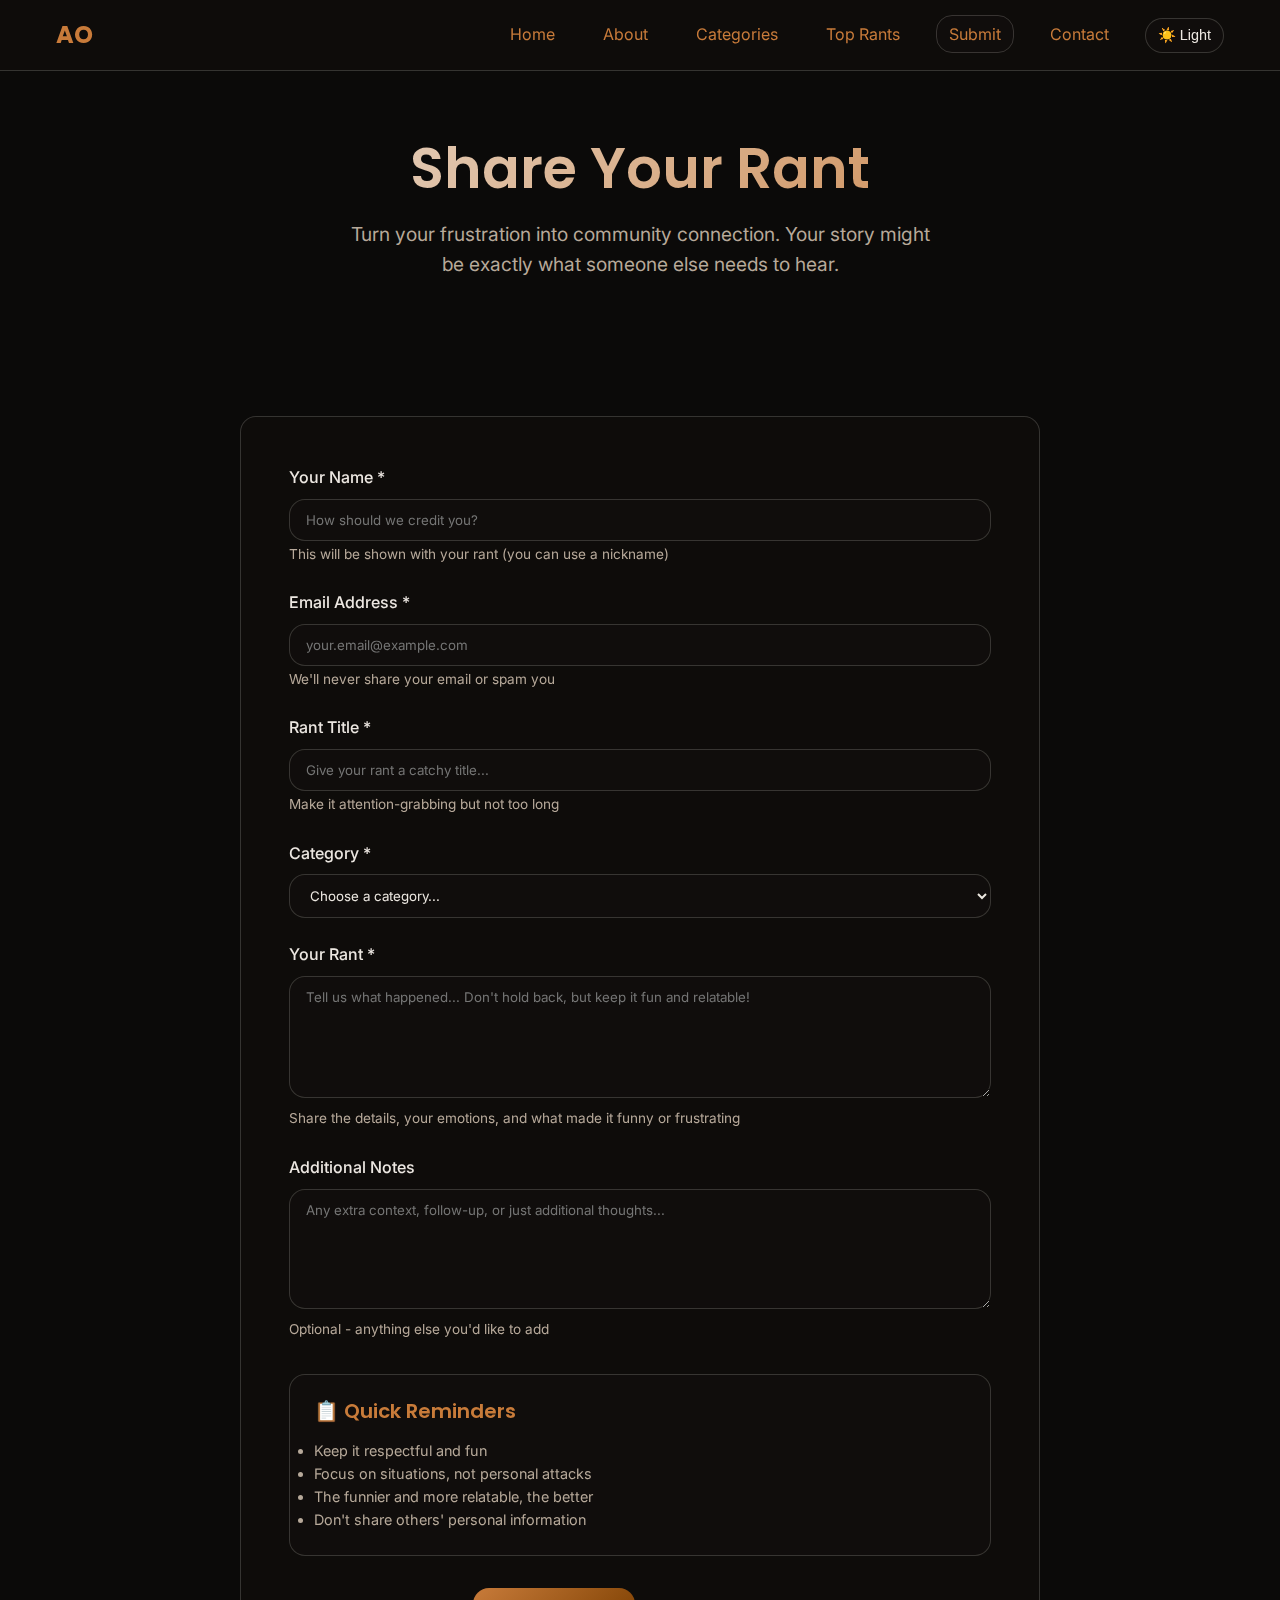
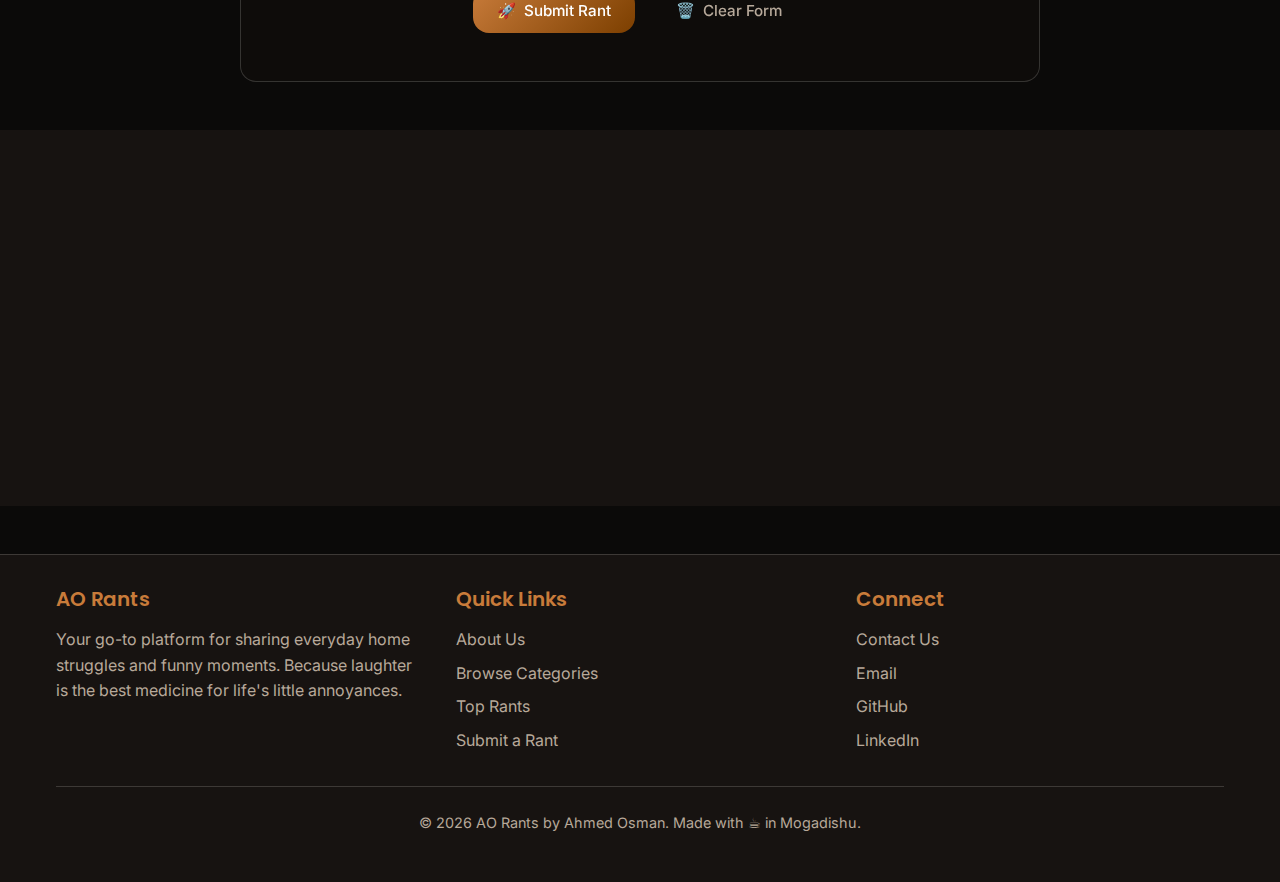
<file: submit.html>
<!DOCTYPE html>
<html lang="en">
<head>
    <meta charset="UTF-8">
    <meta name="viewport" content="width=device-width, initial-scale=1.0">
    <title>Submit Rant - AO Rants</title>
    <meta name="description" content="Share your everyday home struggles and funny moments with our community.">
    <link rel="stylesheet" href="style.css">
    <link rel="preconnect" href="https://fonts.googleapis.com">
    <link rel="preconnect" href="https://fonts.gstatic.com" crossorigin>
    <link href="https://fonts.googleapis.com/css2?family=Inter:wght@400;500;600&family=Poppins:wght@400;600;700&display=swap" rel="stylesheet">
</head>
<body>
    <!-- Navigation -->
    <nav class="navbar">
        <div class="container">
            <div class="nav-container">
                <a href="index.html" class="logo">AO</a>
                
                <ul class="nav-links">
                    <li><a href="index.html">Home</a></li>
                    <li><a href="about.html">About</a></li>
                    <li><a href="categories.html">Categories</a></li>
                    <li><a href="top-rants.html">Top Rants</a></li>
                    <li><a href="submit.html">Submit</a></li>
                    <li><a href="contact.html">Contact</a></li>
                    <li><button class="theme-toggle" aria-label="Toggle theme">🌙 Dark</button></li>
                </ul>
                
                <button class="mobile-menu-toggle" aria-label="Toggle mobile menu" aria-expanded="false">
                    ☰
                </button>
            </div>
        </div>
    </nav>

    <!-- Hero Section -->
    <section class="hero" style="padding: 4rem 0;">
        <div class="container">
            <div class="hero-content">
                <h1>Share Your Rant</h1>
                <p class="hero-subtitle">
                    Turn your frustration into community connection. Your story might be exactly what someone else needs to hear.
                </p>
            </div>
        </div>
    </section>

    <!-- Submit Form -->
    <section class="section">
        <div class="container">
            <div style="display: grid; grid-template-columns: 1fr; max-width: 800px; margin: 0 auto;">
                <div class="card" style="padding: 3rem;">
                    <form class="submit-form" novalidate>
                        <div class="form-group">
                            <label for="name" class="form-label">Your Name *</label>
                            <input 
                                type="text" 
                                id="name" 
                                name="name" 
                                class="form-input" 
                                required 
                                placeholder="How should we credit you?"
                                aria-describedby="name-help"
                            >
                            <small id="name-help" style="color: var(--text-muted); font-size: 0.85rem;">
                                This will be shown with your rant (you can use a nickname)
                            </small>
                        </div>

                        <div class="form-group">
                            <label for="email" class="form-label">Email Address *</label>
                            <input 
                                type="email" 
                                id="email" 
                                name="email" 
                                class="form-input" 
                                required 
                                placeholder="your.email@example.com"
                                aria-describedby="email-help"
                            >
                            <small id="email-help" style="color: var(--text-muted); font-size: 0.85rem;">
                                We'll never share your email or spam you
                            </small>
                        </div>

                        <div class="form-group">
                            <label for="rant-title" class="form-label">Rant Title *</label>
                            <input 
                                type="text" 
                                id="rant-title" 
                                name="rant-title" 
                                class="form-input" 
                                required 
                                placeholder="Give your rant a catchy title..."
                                aria-describedby="title-help"
                            >
                            <small id="title-help" style="color: var(--text-muted); font-size: 0.85rem;">
                                Make it attention-grabbing but not too long
                            </small>
                        </div>

                        <div class="form-group">
                            <label for="category" class="form-label">Category *</label>
                            <select id="category" name="category" class="form-select" required>
                                <option value="">Choose a category...</option>
                                <option value="Neighbors">🏠 Neighbors</option>
                                <option value="Chores">🧹 Chores</option>
                                <option value="Bills">💸 Bills</option>
                                <option value="Food">🍕 Food</option>
                                <option value="Tech">💻 Tech</option>
                                <option value="Random">🎲 Random</option>
                            </select>
                        </div>

                        <div class="form-group">
                            <label for="rant-text" class="form-label">Your Rant *</label>
                            <textarea 
                                id="rant-text" 
                                name="rant-text" 
                                class="form-textarea" 
                                required 
                                placeholder="Tell us what happened... Don't hold back, but keep it fun and relatable!"
                                aria-describedby="rant-help"
                                rows="6"
                            ></textarea>
                            <small id="rant-help" style="color: var(--text-muted); font-size: 0.85rem;">
                                Share the details, your emotions, and what made it funny or frustrating
                            </small>
                        </div>

                        <div class="form-group">
                            <label for="notes" class="form-label">Additional Notes</label>
                            <textarea 
                                id="notes" 
                                name="notes" 
                                class="form-textarea" 
                                placeholder="Any extra context, follow-up, or just additional thoughts..."
                                aria-describedby="notes-help"
                                rows="3"
                            ></textarea>
                            <small id="notes-help" style="color: var(--text-muted); font-size: 0.85rem;">
                                Optional - anything else you'd like to add
                            </small>
                        </div>

                        <div style="margin: 2rem 0; padding: 1.5rem; background: var(--glass-bg); border: 1px solid var(--glass-border); border-radius: var(--radius-ui);">
                            <h4 style="margin-bottom: 1rem; color: var(--color-primary);">📋 Quick Reminders</h4>
                            <ul style="color: var(--text-muted); font-size: 0.9rem; line-height: 1.6;">
                                <li>Keep it respectful and fun</li>
                                <li>Focus on situations, not personal attacks</li>
                                <li>The funnier and more relatable, the better</li>
                                <li>Don't share others' personal information</li>
                            </ul>
                        </div>

                        <div style="display: flex; gap: 1rem; justify-content: center; flex-wrap: wrap;">
                            <button type="submit" class="btn btn-primary">
                                <span>🚀</span>
                                Submit Rant
                            </button>
                            <button type="reset" class="btn btn-ghost">
                                <span>🗑️</span>
                                Clear Form
                            </button>
                        </div>
                    </form>
                </div>
            </div>
        </div>
    </section>

    <!-- Tips Section -->
    <section class="section" style="background: var(--bg-surface);">
        <div class="container">
            <div class="card-grid">
                <div class="card">
                    <h3>💡 Writing Tips</h3>
                    <ul style="color: var(--text-muted); line-height: 1.6;">
                        <li>Start with the setup - where were you, what were you doing?</li>
                        <li>Build to the moment of frustration or absurdity</li>
                        <li>Include your reaction and thoughts</li>
                        <li>End with reflection or humor</li>
                    </ul>
                </div>
                
                <div class="card">
                    <h3>🎯 What Works</h3>
                    <ul style="color: var(--text-muted); line-height: 1.6;">
                        <li>Specific details that paint a picture</li>
                        <li>Universal experiences we can all relate to</li>
                        <li>Self-deprecating humor</li>
                        <li>Unexpected twists or realizations</li>
                    </ul>
                </div>
                
                <div class="card">
                    <h3>🚫 Avoid These</h3>
                    <ul style="color: var(--text-muted); line-height: 1.6;">
                        <li>Naming specific people or places</li>
                        <li>Genuinely mean-spirited content</li>
                        <li>Very personal or sensitive information</li>
                        <li>Rants that are just complaining without humor</li>
                    </ul>
                </div>
            </div>
        </div>
    </section>

    <!-- Queue Toggle Button (Hidden by default) -->
    <button class="queue-toggle" style="display: none;" aria-label="Open rant queue">
        <span>📋</span>
        <span class="queue-count">0</span>
    </button>

    <!-- Queue Panel -->
    <div class="queue-panel">
        <div class="queue-header">
            <h3>Rant Queue</h3>
            <button class="queue-close" aria-label="Close queue panel">×</button>
        </div>
        <div class="queue-items">
            <p style="color: var(--text-muted);">No rants in queue yet.</p>
        </div>
        <div style="margin-top: 2rem; padding-top: 1rem; border-top: 1px solid var(--glass-border);">
            <p style="color: var(--text-muted); font-size: 0.9rem; margin-bottom: 1rem;">
                <strong>Total queued rants:</strong> <span id="queue-total">0</span>
            </p>
            <p style="color: var(--text-muted); font-size: 0.85rem; margin-bottom: 1rem;">
                These rants were added from the Categories or Top Rants pages. You can reference them while writing your own rant!
            </p>
            <button class="btn btn-ghost" style="width: 100%; justify-content: center;" onclick="clearQueue()">
                Clear All
            </button>
        </div>
    </div>

    <!-- Footer -->
    <footer class="footer">
        <div class="container">
            <div class="footer-content">
                <div class="footer-section">
                    <h4>AO Rants</h4>
                    <p style="color: var(--text-muted);">
                        Your go-to platform for sharing everyday home struggles and funny moments. 
                        Because laughter is the best medicine for life's little annoyances.
                    </p>
                </div>
                
                <div class="footer-section">
                    <h4>Quick Links</h4>
                    <ul class="footer-links">
                        <li><a href="about.html">About Us</a></li>
                        <li><a href="categories.html">Browse Categories</a></li>
                        <li><a href="top-rants.html">Top Rants</a></li>
                        <li><a href="submit.html">Submit a Rant</a></li>
                    </ul>
                </div>
                
                <div class="footer-section">
                    <h4>Connect</h4>
                    <ul class="footer-links">
                        <li><a href="contact.html">Contact Us</a></li>
                        <li><a href="mailto:ahmed@aorants.com">Email</a></li>
                        <li><a href="#" aria-label="GitHub">GitHub</a></li>
                        <li><a href="#" aria-label="LinkedIn">LinkedIn</a></li>
                    </ul>
                </div>
            </div>
            
            <div class="footer-bottom">
                <p>&copy; <span class="current-year">2024</span> AO Rants by Ahmed Osman. Made with ☕ in Mogadishu.</p>
            </div>
        </div>
    </footer>

    <script src="script.js"></script>
    <script>
        // Additional function for clearing queue
        function clearQueue() {
            rantQueue = [];
            updateQueueDisplay();
            showToast('Queue cleared!', 'success');
        }
        
        // Update queue total display
        function updateQueueTotal() {
            const queueTotal = document.getElementById('queue-total');
            if (queueTotal) {
                queueTotal.textContent = rantQueue.length;
            }
        }
        
        // Override the updateQueueDisplay function to include total
        const originalUpdateQueueDisplay = updateQueueDisplay;
        updateQueueDisplay = function() {
            originalUpdateQueueDisplay();
            updateQueueTotal();
        };
    </script>
</body>
</html>
</file>
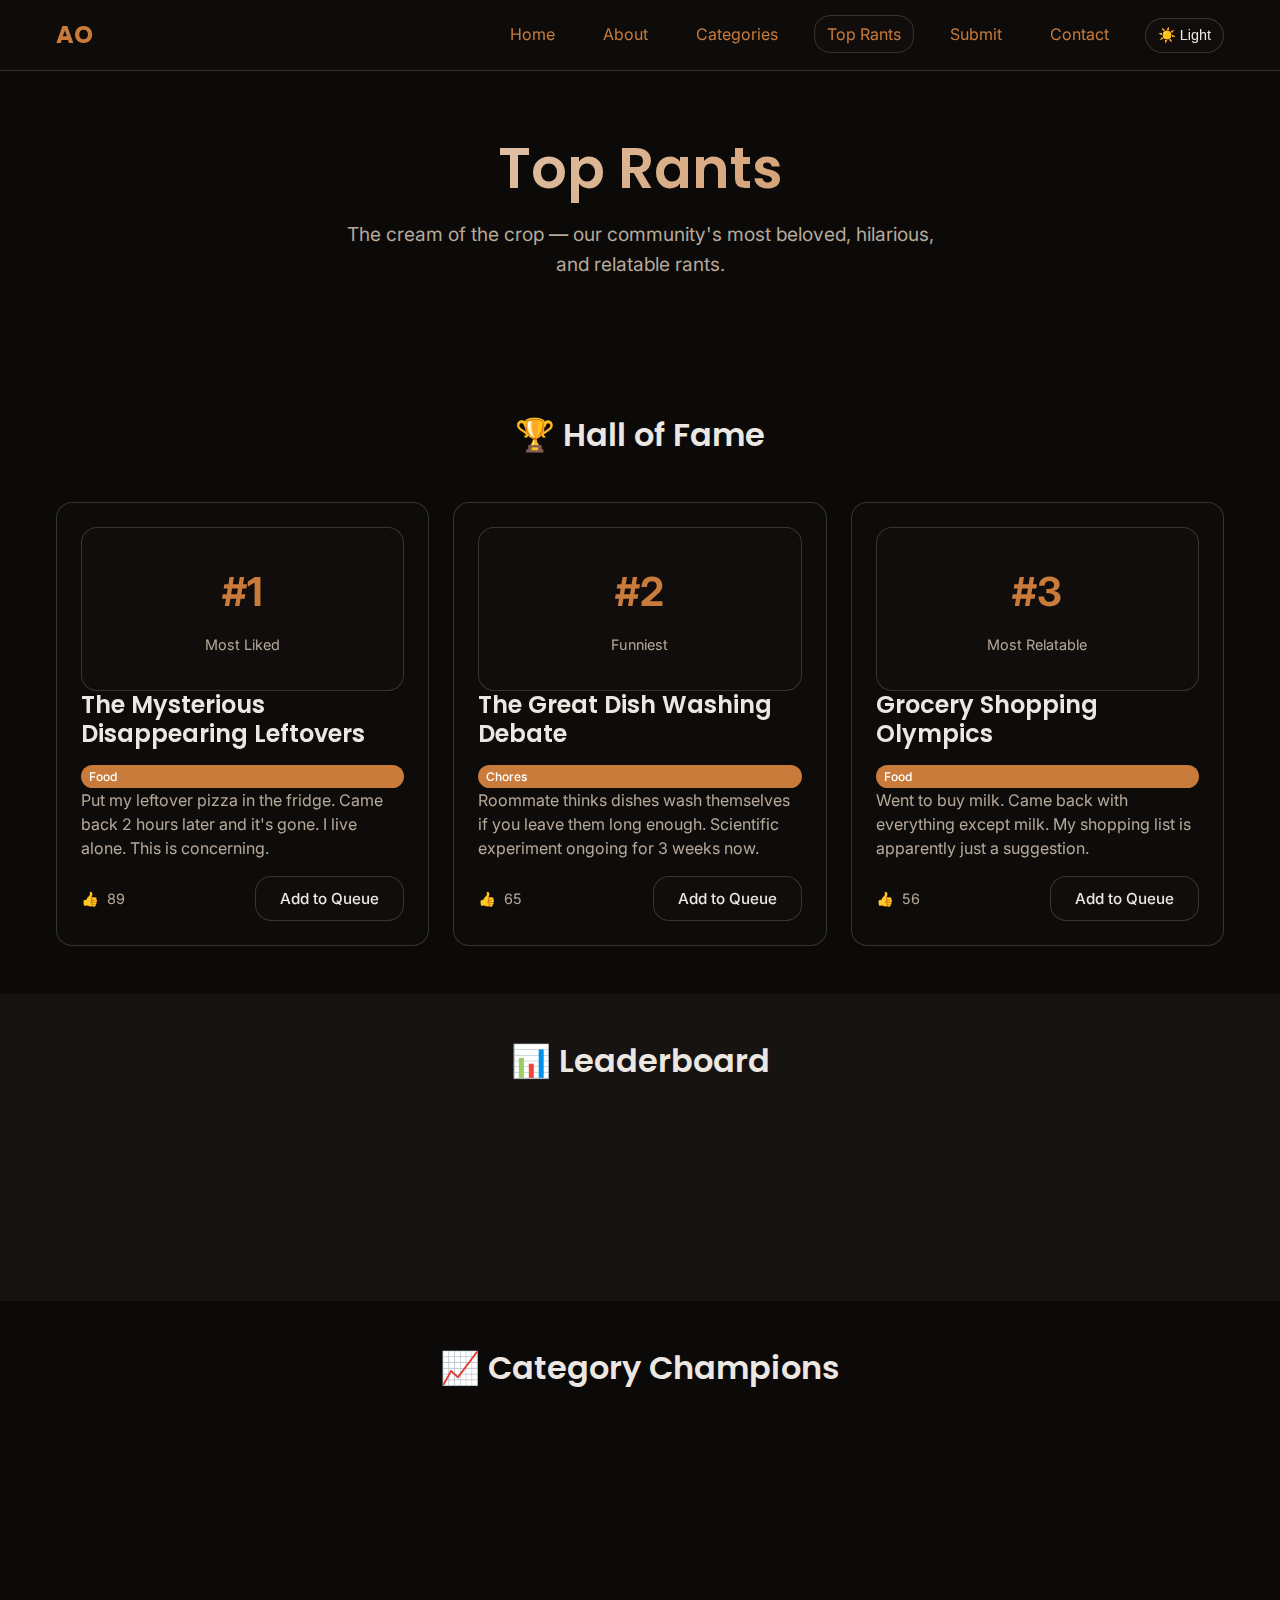
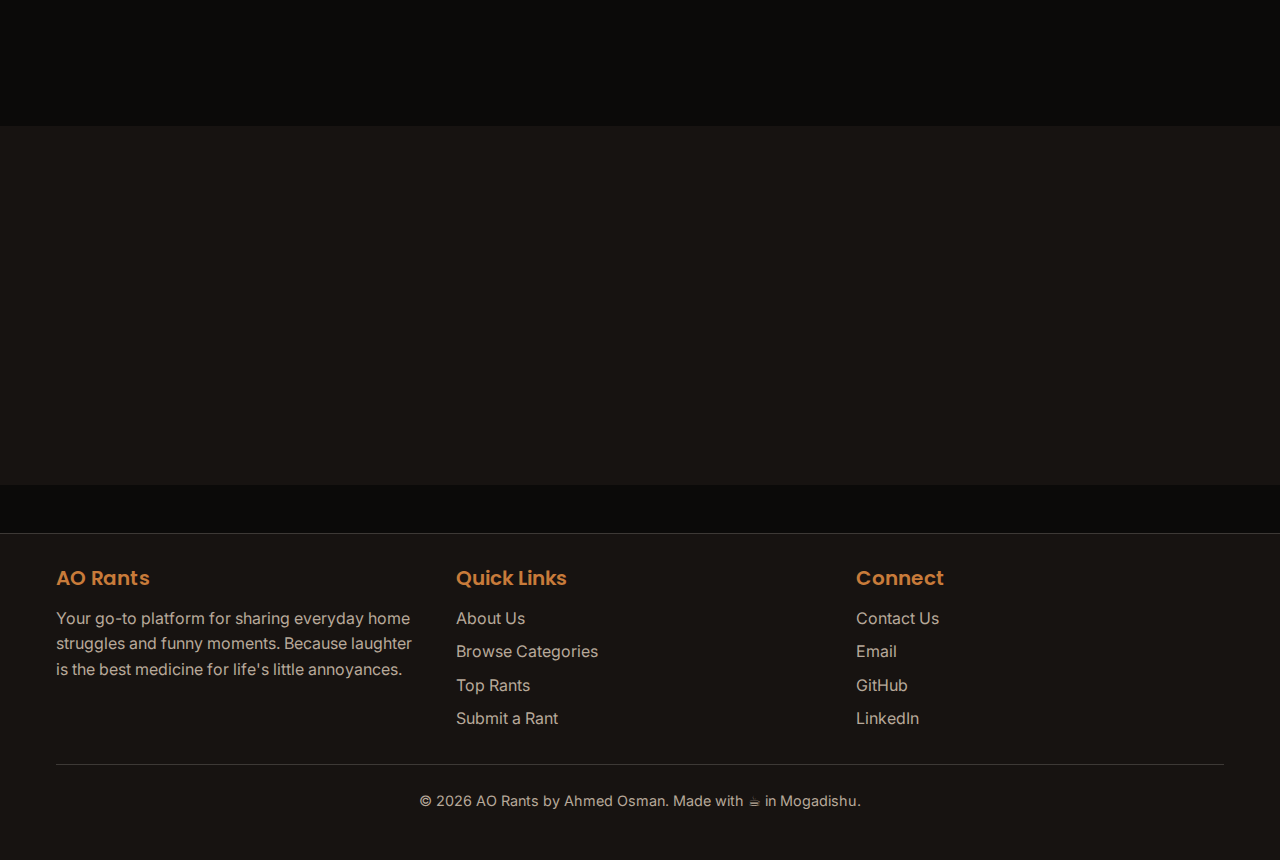
<file: top-rants.html>
<!DOCTYPE html>
<html lang="en">
<head>
    <meta charset="UTF-8">
    <meta name="viewport" content="width=device-width, initial-scale=1.0">
    <title>Top Rants - AO Rants</title>
    <meta name="description" content="Discover the most liked, funniest, and most relatable rants from our community.">
    <link rel="stylesheet" href="style.css">
    <link rel="preconnect" href="https://fonts.googleapis.com">
    <link rel="preconnect" href="https://fonts.gstatic.com" crossorigin>
    <link href="https://fonts.googleapis.com/css2?family=Inter:wght@400;500;600&family=Poppins:wght@400;600;700&display=swap" rel="stylesheet">
</head>
<body>
    <!-- Navigation -->
    <nav class="navbar">
        <div class="container">
            <div class="nav-container">
                <a href="index.html" class="logo">AO</a>
                
                <ul class="nav-links">
                    <li><a href="index.html">Home</a></li>
                    <li><a href="about.html">About</a></li>
                    <li><a href="categories.html">Categories</a></li>
                    <li><a href="top-rants.html">Top Rants</a></li>
                    <li><a href="submit.html">Submit</a></li>
                    <li><a href="contact.html">Contact</a></li>
                    <li><button class="theme-toggle" aria-label="Toggle theme">🌙 Dark</button></li>
                </ul>
                
                <button class="mobile-menu-toggle" aria-label="Toggle mobile menu" aria-expanded="false">
                    ☰
                </button>
            </div>
        </div>
    </nav>

    <!-- Hero Section -->
    <section class="hero" style="padding: 4rem 0;">
        <div class="container">
            <div class="hero-content">
                <h1>Top Rants</h1>
                <p class="hero-subtitle">
                    The cream of the crop — our community's most beloved, hilarious, and relatable rants.
                </p>
            </div>
        </div>
    </section>

    <!-- Featured Top 3 -->
    <section class="section">
        <div class="container">
            <h2 style="text-align: center; margin-bottom: 3rem;">🏆 Hall of Fame</h2>
            <div class="top-rants-container">
                <!-- Top rants will be populated by JavaScript -->
            </div>
        </div>
    </section>

    <!-- Leaderboard -->
    <section class="section" style="background: var(--bg-surface);">
        <div class="container">
            <h2 style="text-align: center; margin-bottom: 3rem;">📊 Leaderboard</h2>
            <div class="card" style="padding: 2rem;">
                <div class="leaderboard">
                    <div class="leaderboard-header" style="display: grid; grid-template-columns: 60px 1fr 100px 120px; gap: 1rem; padding: 1rem 0; border-bottom: 1px solid var(--glass-border); font-weight: 600; color: var(--text-muted);">
                        <div>Rank</div>
                        <div>Rant</div>
                        <div>Category</div>
                        <div>Likes</div>
                    </div>
                    <div class="leaderboard-items">
                        <!-- Leaderboard items will be populated by JavaScript -->
                    </div>
                </div>
            </div>
        </div>
    </section>

    <!-- Categories Performance -->
    <section class="section">
        <div class="container">
            <h2 style="text-align: center; margin-bottom: 3rem;">📈 Category Champions</h2>
            <div class="stats-grid">
                <div class="stat-card">
                    <span class="stat-number">🏠</span>
                    <span class="stat-label">Neighbors</span>
                    <p style="color: var(--text-muted); font-size: 0.9rem; margin-top: 0.5rem;">
                        Most dramatic category with 47 avg likes
                    </p>
                </div>
                <div class="stat-card">
                    <span class="stat-number">🍕</span>
                    <span class="stat-label">Food</span>
                    <p style="color: var(--text-muted); font-size: 0.9rem; margin-top: 0.5rem;">
                        Most relatable with 72 avg likes
                    </p>
                </div>
                <div class="stat-card">
                    <span class="stat-number">💻</span>
                    <span class="stat-label">Tech</span>
                    <p style="color: var(--text-muted); font-size: 0.9rem; margin-top: 0.5rem;">
                        Most frustrating with 30 avg likes
                    </p>
                </div>
            </div>
        </div>
    </section>

    <!-- Call to Action -->
    <section class="section" style="background: var(--bg-surface);">
        <div class="container">
            <div class="card" style="text-align: center; padding: 3rem; background: linear-gradient(135deg, var(--color-primary), var(--color-accent)); color: white;">
                <h2 style="color: white; margin-bottom: 1rem;">Think You Can Do Better?</h2>
                <p style="font-size: 1.1rem; margin-bottom: 2rem; opacity: 0.9;">
                    Every legend started with their first rant. Share your story and climb the leaderboard!
                </p>
                <div style="display: flex; gap: 1rem; justify-content: center; flex-wrap: wrap;">
                    <a href="submit.html" class="btn" style="background: rgba(255,255,255,0.2); color: white; border: 1px solid rgba(255,255,255,0.3);">Submit Your Rant</a>
                    <a href="categories.html" class="btn btn-secondary">Browse All Categories</a>
                </div>
            </div>
        </div>
    </section>

    <!-- Queue Toggle Button (Hidden by default) -->
    <button class="queue-toggle" style="display: none;" aria-label="Open rant queue">
        <span>📋</span>
        <span class="queue-count">0</span>
    </button>

    <!-- Queue Panel -->
    <div class="queue-panel">
        <div class="queue-header">
            <h3>Rant Queue</h3>
            <button class="queue-close" aria-label="Close queue panel">×</button>
        </div>
        <div class="queue-items">
            <p style="color: var(--text-muted);">No rants in queue yet.</p>
        </div>
        <div style="margin-top: 2rem; padding-top: 1rem; border-top: 1px solid var(--glass-border);">
            <p style="color: var(--text-muted); font-size: 0.9rem; margin-bottom: 1rem;">
                Ready to submit your queued rants?
            </p>
            <a href="submit.html" class="btn btn-primary" style="width: 100%; justify-content: center;">
                Go to Submit Page
            </a>
        </div>
    </div>

    <!-- Footer -->
    <footer class="footer">
        <div class="container">
            <div class="footer-content">
                <div class="footer-section">
                    <h4>AO Rants</h4>
                    <p style="color: var(--text-muted);">
                        Your go-to platform for sharing everyday home struggles and funny moments. 
                        Because laughter is the best medicine for life's little annoyances.
                    </p>
                </div>
                
                <div class="footer-section">
                    <h4>Quick Links</h4>
                    <ul class="footer-links">
                        <li><a href="about.html">About Us</a></li>
                        <li><a href="categories.html">Browse Categories</a></li>
                        <li><a href="top-rants.html">Top Rants</a></li>
                        <li><a href="submit.html">Submit a Rant</a></li>
                    </ul>
                </div>
                
                <div class="footer-section">
                    <h4>Connect</h4>
                    <ul class="footer-links">
                        <li><a href="contact.html">Contact Us</a></li>
                        <li><a href="mailto:ahmed@aorants.com">Email</a></li>
                        <li><a href="#" aria-label="GitHub">GitHub</a></li>
                        <li><a href="#" aria-label="LinkedIn">LinkedIn</a></li>
                    </ul>
                </div>
            </div>
            
            <div class="footer-bottom">
                <p>&copy; <span class="current-year">2024</span> AO Rants by Ahmed Osman. Made with ☕ in Mogadishu.</p>
            </div>
        </div>
    </footer>

    <script src="script.js"></script>
</body>
</html>
</file>
<file: style.css>
/* AO Rants - Main Stylesheet */

/* CSS Custom Properties for Theme System */
:root {
  /* Dark Theme (Default) */
  --bg-primary: #0b0a09;
  --bg-surface: #171311;
  --bg-surface-alt: #1f1a17;
  --text-primary: #ECE7E1;
  --text-muted: #B7A99A;
  --color-primary: #C87B3A;
  --color-accent: #7C3F00;
  --color-success: #22C55E;
  --color-warning: #F59E0B;
  --color-error: #EF4444;
  
  /* Spacing & Layout */
  --radius-ui: 16px;
  --radius-pill: 9999px;
  --spacing-xs: 0.5rem;
  --spacing-sm: 0.75rem;
  --spacing-md: 1rem;
  --spacing-lg: 1.5rem;
  --spacing-xl: 2rem;
  --spacing-2xl: 3rem;
  
  /* Typography */
  --font-heading: 'Poppins', -apple-system, BlinkMacSystemFont, 'Segoe UI', system-ui, sans-serif;
  --font-body: 'Inter', -apple-system, BlinkMacSystemFont, 'Segoe UI', system-ui, sans-serif;
  
  /* Shadows & Effects */
  --shadow-sm: 0 1px 2px 0 rgba(0, 0, 0, 0.05);
  --shadow-md: 0 4px 6px -1px rgba(0, 0, 0, 0.1), 0 2px 4px -1px rgba(0, 0, 0, 0.06);
  --shadow-lg: 0 10px 15px -3px rgba(0, 0, 0, 0.1), 0 4px 6px -2px rgba(0, 0, 0, 0.05);
  --shadow-glass: 0 8px 32px 0 rgba(31, 38, 135, 0.37);
  
  /* Glassmorphism */
  --glass-bg: rgba(23, 19, 17, 0.25);
  --glass-border: rgba(236, 231, 225, 0.18);
  --glass-backdrop: blur(20px);
}

/* Light Theme */
[data-theme="light"] {
  --bg-primary: #F7F3F0;
  --bg-surface: #FFFFFF;
  --bg-surface-alt: #F5F1EE;
  --text-primary: #2D1810;
  --text-muted: #6B5B4F;
  --color-primary: #C87B3A;
  --color-accent: #7C3F00;
  --glass-bg: rgba(255, 255, 255, 0.25);
  --glass-border: rgba(45, 24, 16, 0.18);
}

/* Reset & Base Styles */
* {
  margin: 0;
  padding: 0;
  box-sizing: border-box;
}

html {
  scroll-behavior: smooth;
}

@media (prefers-reduced-motion: reduce) {
  html {
    scroll-behavior: auto;
  }
  
  *, *::before, *::after {
    animation-duration: 0.01ms !important;
    animation-iteration-count: 1 !important;
    transition-duration: 0.01ms !important;
  }
}

body {
  font-family: var(--font-body);
  background: var(--bg-primary);
  color: var(--text-primary);
  line-height: 1.6;
  min-height: 100vh;
  transition: background-color 0.3s ease, color 0.3s ease;
}

/* Typography */
h1, h2, h3, h4, h5, h6 {
  font-family: var(--font-heading);
  font-weight: 600;
  line-height: 1.2;
  margin-bottom: var(--spacing-md);
}

h1 { font-size: 2.5rem; }
h2 { font-size: 2rem; }
h3 { font-size: 1.5rem; }
h4 { font-size: 1.25rem; }

p {
  margin-bottom: var(--spacing-md);
}

a {
  color: var(--color-primary);
  text-decoration: none;
  transition: color 0.2s ease;
}

a:hover, a:focus {
  color: var(--color-accent);
  outline: 2px solid var(--color-primary);
  outline-offset: 2px;
}

/* Layout Components */
.container {
  max-width: 1200px;
  margin: 0 auto;
  padding: 0 var(--spacing-md);
}

.section {
  padding: var(--spacing-2xl) 0;
}

/* Navigation */
.navbar {
  position: sticky;
  top: 0;
  background: var(--glass-bg);
  backdrop-filter: var(--glass-backdrop);
  border-bottom: 1px solid var(--glass-border);
  z-index: 1000;
  padding: var(--spacing-md) 0;
}

.nav-container {
  display: flex;
  justify-content: space-between;
  align-items: center;
}

.logo {
  font-family: var(--font-heading);
  font-size: 1.5rem;
  font-weight: 700;
  color: var(--color-primary);
}

.nav-links {
  display: flex;
  list-style: none;
  gap: var(--spacing-lg);
  align-items: center;
}

.nav-links a {
  padding: var(--spacing-xs) var(--spacing-sm);
  border-radius: var(--radius-ui);
  transition: all 0.2s ease;
}

.nav-links a:hover,
.nav-links a.active {
  background: var(--glass-bg);
  border: 1px solid var(--glass-border);
}

.theme-toggle {
  background: var(--glass-bg);
  border: 1px solid var(--glass-border);
  border-radius: var(--radius-pill);
  padding: var(--spacing-xs) var(--spacing-sm);
  color: var(--text-primary);
  cursor: pointer;
  transition: all 0.2s ease;
  font-size: 0.9rem;
}

.theme-toggle:hover {
  background: var(--bg-surface);
  transform: scale(1.05);
}

/* Mobile Navigation */
.mobile-menu-toggle {
  display: none;
  background: none;
  border: none;
  color: var(--text-primary);
  font-size: 1.5rem;
  cursor: pointer;
}

@media (max-width: 768px) {
  .mobile-menu-toggle {
    display: block;
  }
  
  .nav-links {
    display: none;
    position: absolute;
    top: 100%;
    left: 0;
    right: 0;
    background: var(--bg-surface);
    flex-direction: column;
    padding: var(--spacing-md);
    border-top: 1px solid var(--glass-border);
  }
  
  .nav-links.active {
    display: flex;
  }
}

/* Buttons */
.btn {
  display: inline-flex;
  align-items: center;
  gap: var(--spacing-xs);
  padding: var(--spacing-sm) var(--spacing-lg);
  border: none;
  border-radius: var(--radius-ui);
  font-family: var(--font-body);
  font-weight: 500;
  text-decoration: none;
  cursor: pointer;
  transition: all 0.2s ease;
  font-size: 0.95rem;
}

.btn-primary {
  background: linear-gradient(135deg, var(--color-primary), var(--color-accent));
  color: white;
}

.btn-primary:hover {
  transform: translateY(-2px);
  box-shadow: var(--shadow-lg);
}

.btn-secondary {
  background: var(--glass-bg);
  border: 1px solid var(--glass-border);
  color: var(--text-primary);
}

.btn-secondary:hover {
  background: var(--bg-surface);
  transform: translateY(-1px);
}

.btn-ghost {
  background: transparent;
  color: var(--text-muted);
  border: 1px solid transparent;
}

.btn-ghost:hover {
  color: var(--text-primary);
  border-color: var(--glass-border);
}

/* Cards */
.card {
  background: var(--glass-bg);
  backdrop-filter: var(--glass-backdrop);
  border: 1px solid var(--glass-border);
  border-radius: var(--radius-ui);
  padding: var(--spacing-lg);
  transition: all 0.3s ease;
}

.card:hover {
  transform: translateY(-4px);
  box-shadow: var(--shadow-glass);
}

.card-grid {
  display: grid;
  grid-template-columns: repeat(auto-fit, minmax(300px, 1fr));
  gap: var(--spacing-lg);
  margin-top: var(--spacing-xl);
}

/* Hero Section */
.hero {
  text-align: center;
  padding: var(--spacing-2xl) 0;
  position: relative;
  overflow: hidden;
}

.hero-content {
  position: relative;
  z-index: 2;
}

.hero h1 {
  font-size: clamp(2rem, 5vw, 3.5rem);
  margin-bottom: var(--spacing-md);
  background: linear-gradient(135deg, var(--text-primary), var(--color-primary));
  -webkit-background-clip: text;
  -webkit-text-fill-color: transparent;
  background-clip: text;
}

.hero-subtitle {
  font-size: 1.2rem;
  color: var(--text-muted);
  margin-bottom: var(--spacing-lg);
  max-width: 600px;
  margin-left: auto;
  margin-right: auto;
}

.location-chip {
  display: inline-flex;
  align-items: center;
  gap: var(--spacing-xs);
  background: var(--glass-bg);
  border: 1px solid var(--glass-border);
  border-radius: var(--radius-pill);
  padding: var(--spacing-xs) var(--spacing-md);
  font-size: 0.9rem;
  color: var(--text-muted);
  margin-bottom: var(--spacing-xl);
}

.hero-ctas {
  display: flex;
  gap: var(--spacing-md);
  justify-content: center;
  flex-wrap: wrap;
}

/* 3D Chat Bubble */
.chat-bubble-container {
  position: absolute;
  top: 50%;
  right: 10%;
  transform: translateY(-50%);
  z-index: 1;
}

.chat-bubble {
  width: 200px;
  height: 150px;
  background: linear-gradient(135deg, var(--color-primary), var(--color-accent));
  border-radius: 30px 30px 30px 5px;
  position: relative;
  animation: float 3s ease-in-out infinite;
  box-shadow: var(--shadow-lg);
}

.chat-bubble::before {
  content: '';
  position: absolute;
  top: 20px;
  left: 20px;
  right: 20px;
  bottom: 20px;
  background: rgba(255, 255, 255, 0.1);
  border-radius: 20px;
  backdrop-filter: blur(10px);
}

.steam {
  position: absolute;
  top: -20px;
  left: 50%;
  transform: translateX(-50%);
}

.steam-bubble {
  width: 8px;
  height: 8px;
  background: var(--color-primary);
  border-radius: 50%;
  opacity: 0.6;
  animation: steam 2s ease-in-out infinite;
}

.steam-bubble:nth-child(2) {
  animation-delay: 0.3s;
  margin-left: 10px;
}

.steam-bubble:nth-child(3) {
  animation-delay: 0.6s;
  margin-left: -10px;
}

@keyframes float {
  0%, 100% { transform: translateY(-50%) rotate(0deg); }
  50% { transform: translateY(-60%) rotate(2deg); }
}

@keyframes steam {
  0% { transform: translateY(0) scale(1); opacity: 0.6; }
  100% { transform: translateY(-30px) scale(0.3); opacity: 0; }
}

/* Filter Pills */
.filter-pills {
  display: flex;
  gap: var(--spacing-sm);
  flex-wrap: wrap;
  margin-bottom: var(--spacing-xl);
  justify-content: center;
}

.pill {
  padding: var(--spacing-xs) var(--spacing-md);
  background: var(--glass-bg);
  border: 1px solid var(--glass-border);
  border-radius: var(--radius-pill);
  color: var(--text-muted);
  cursor: pointer;
  transition: all 0.2s ease;
  font-size: 0.9rem;
}

.pill:hover,
.pill.active {
  background: var(--color-primary);
  color: white;
  border-color: var(--color-primary);
}

/* Rant Cards */
.rant-card {
  background: var(--glass-bg);
  border: 1px solid var(--glass-border);
  border-radius: var(--radius-ui);
  padding: var(--spacing-lg);
  transition: all 0.3s ease;
  position: relative;
}

.rant-card:hover {
  transform: translateY(-2px);
  box-shadow: var(--shadow-glass);
}

.rant-header {
  display: flex;
  justify-content: space-between;
  align-items: flex-start;
  margin-bottom: var(--spacing-sm);
}

.rant-title {
  font-weight: 600;
  font-size: 1.1rem;
  margin-bottom: var(--spacing-xs);
}

.rant-category {
  background: var(--color-primary);
  color: white;
  padding: 2px var(--spacing-xs);
  border-radius: var(--radius-pill);
  font-size: 0.75rem;
  font-weight: 500;
}

.rant-text {
  color: var(--text-muted);
  margin-bottom: var(--spacing-md);
  line-height: 1.5;
}

.rant-footer {
  display: flex;
  justify-content: space-between;
  align-items: center;
}

.rant-likes {
  display: flex;
  align-items: center;
  gap: var(--spacing-xs);
  color: var(--text-muted);
  font-size: 0.9rem;
}

/* Queue System */
.queue-toggle {
  position: fixed;
  bottom: var(--spacing-xl);
  right: var(--spacing-xl);
  background: var(--color-primary);
  color: white;
  border: none;
  border-radius: var(--radius-pill);
  padding: var(--spacing-md);
  cursor: pointer;
  box-shadow: var(--shadow-lg);
  transition: all 0.2s ease;
  z-index: 1000;
}

.queue-toggle:hover {
  transform: scale(1.1);
  background: var(--color-accent);
}

.queue-count {
  position: absolute;
  top: -8px;
  right: -8px;
  background: var(--color-error);
  color: white;
  border-radius: 50%;
  width: 24px;
  height: 24px;
  display: flex;
  align-items: center;
  justify-content: center;
  font-size: 0.75rem;
  font-weight: 600;
}

.queue-panel {
  position: fixed;
  top: 0;
  right: -400px;
  width: 400px;
  height: 100vh;
  background: var(--bg-surface);
  border-left: 1px solid var(--glass-border);
  z-index: 1001;
  transition: right 0.3s ease;
  overflow-y: auto;
  padding: var(--spacing-lg);
}

.queue-panel.active {
  right: 0;
}

.queue-header {
  display: flex;
  justify-content: space-between;
  align-items: center;
  margin-bottom: var(--spacing-lg);
  padding-bottom: var(--spacing-md);
  border-bottom: 1px solid var(--glass-border);
}

.queue-close {
  background: none;
  border: none;
  color: var(--text-muted);
  font-size: 1.5rem;
  cursor: pointer;
  padding: var(--spacing-xs);
  border-radius: var(--radius-ui);
  transition: all 0.2s ease;
}

.queue-close:hover {
  background: var(--glass-bg);
  color: var(--text-primary);
}

.queue-item {
  background: var(--glass-bg);
  border: 1px solid var(--glass-border);
  border-radius: var(--radius-ui);
  padding: var(--spacing-md);
  margin-bottom: var(--spacing-md);
}

.queue-item-header {
  display: flex;
  justify-content: space-between;
  align-items: flex-start;
  margin-bottom: var(--spacing-xs);
}

.queue-item-title {
  font-weight: 600;
  font-size: 0.95rem;
}

.queue-item-remove {
  background: none;
  border: none;
  color: var(--color-error);
  cursor: pointer;
  padding: 2px;
  border-radius: 4px;
  transition: background 0.2s ease;
}

.queue-item-remove:hover {
  background: rgba(239, 68, 68, 0.1);
}

/* Forms */
.form-group {
  margin-bottom: var(--spacing-lg);
}

.form-label {
  display: block;
  margin-bottom: var(--spacing-xs);
  font-weight: 500;
  color: var(--text-primary);
}

.form-input,
.form-textarea,
.form-select {
  width: 100%;
  padding: var(--spacing-sm) var(--spacing-md);
  background: var(--glass-bg);
  border: 1px solid var(--glass-border);
  border-radius: var(--radius-ui);
  color: var(--text-primary);
  font-family: var(--font-body);
  transition: all 0.2s ease;
}

.form-input:focus,
.form-textarea:focus,
.form-select:focus {
  outline: none;
  border-color: var(--color-primary);
  box-shadow: 0 0 0 3px rgba(200, 123, 58, 0.1);
}

.form-textarea {
  min-height: 120px;
  resize: vertical;
}

.form-error {
  color: var(--color-error);
  font-size: 0.85rem;
  margin-top: var(--spacing-xs);
}

/* Toast Notifications */
.toast {
  position: fixed;
  top: var(--spacing-xl);
  right: var(--spacing-xl);
  background: var(--color-success);
  color: white;
  padding: var(--spacing-md) var(--spacing-lg);
  border-radius: var(--radius-ui);
  box-shadow: var(--shadow-lg);
  z-index: 1002;
  transform: translateX(400px);
  transition: transform 0.3s ease;
}

.toast.show {
  transform: translateX(0);
}

.toast.error {
  background: var(--color-error);
}

.toast.warning {
  background: var(--color-warning);
}

/* Stats Cards */
.stats-grid {
  display: grid;
  grid-template-columns: repeat(auto-fit, minmax(200px, 1fr));
  gap: var(--spacing-lg);
  margin: var(--spacing-xl) 0;
}

.stat-card {
  text-align: center;
  background: var(--glass-bg);
  border: 1px solid var(--glass-border);
  border-radius: var(--radius-ui);
  padding: var(--spacing-xl);
  transition: all 0.3s ease;
}

.stat-card:hover {
  transform: translateY(-4px);
  box-shadow: var(--shadow-glass);
}

.stat-number {
  font-size: 2.5rem;
  font-weight: 700;
  color: var(--color-primary);
  display: block;
  margin-bottom: var(--spacing-xs);
}

.stat-label {
  color: var(--text-muted);
  font-size: 0.9rem;
}

/* Timeline */
.timeline {
  position: relative;
  margin: var(--spacing-xl) 0;
}

.timeline::before {
  content: '';
  position: absolute;
  left: 30px;
  top: 0;
  bottom: 0;
  width: 2px;
  background: var(--glass-border);
}

.timeline-item {
  position: relative;
  padding-left: 80px;
  margin-bottom: var(--spacing-xl);
}

.timeline-marker {
  position: absolute;
  left: 20px;
  top: 0;
  width: 20px;
  height: 20px;
  background: var(--color-primary);
  border-radius: 50%;
  border: 3px solid var(--bg-primary);
}

.timeline-content {
  background: var(--glass-bg);
  border: 1px solid var(--glass-border);
  border-radius: var(--radius-ui);
  padding: var(--spacing-lg);
}

/* Footer */
.footer {
  background: var(--bg-surface);
  border-top: 1px solid var(--glass-border);
  padding: var(--spacing-xl) 0;
  margin-top: var(--spacing-2xl);
}

.footer-content {
  display: grid;
  grid-template-columns: repeat(auto-fit, minmax(250px, 1fr));
  gap: var(--spacing-xl);
  margin-bottom: var(--spacing-lg);
}

.footer-section h4 {
  color: var(--color-primary);
  margin-bottom: var(--spacing-md);
}

.footer-links {
  list-style: none;
}

.footer-links li {
  margin-bottom: var(--spacing-xs);
}

.footer-links a {
  color: var(--text-muted);
  transition: color 0.2s ease;
}

.footer-links a:hover {
  color: var(--text-primary);
}

.footer-bottom {
  text-align: center;
  padding-top: var(--spacing-lg);
  border-top: 1px solid var(--glass-border);
  color: var(--text-muted);
  font-size: 0.9rem;
}

/* Responsive Design */
@media (max-width: 768px) {
  .container {
    padding: 0 var(--spacing-sm);
  }
  
  .hero-ctas {
    flex-direction: column;
    align-items: center;
  }
  
  .chat-bubble-container {
    display: none;
  }
  
  .card-grid {
    grid-template-columns: 1fr;
  }
  
  .queue-panel {
    width: 100vw;
    right: -100vw;
  }
  
  .queue-toggle {
    bottom: var(--spacing-md);
    right: var(--spacing-md);
  }
  
  .toast {
    right: var(--spacing-md);
    left: var(--spacing-md);
  }
}

/* Focus Styles for Accessibility */
*:focus {
  outline: 2px solid var(--color-primary);
  outline-offset: 2px;
}

button:focus,
.btn:focus {
  outline-color: var(--color-primary);
}

/* Screen Reader Only */
.sr-only {
  position: absolute;
  width: 1px;
  height: 1px;
  padding: 0;
  margin: -1px;
  overflow: hidden;
  clip: rect(0, 0, 0, 0);
  white-space: nowrap;
  border: 0;
}
</file>
